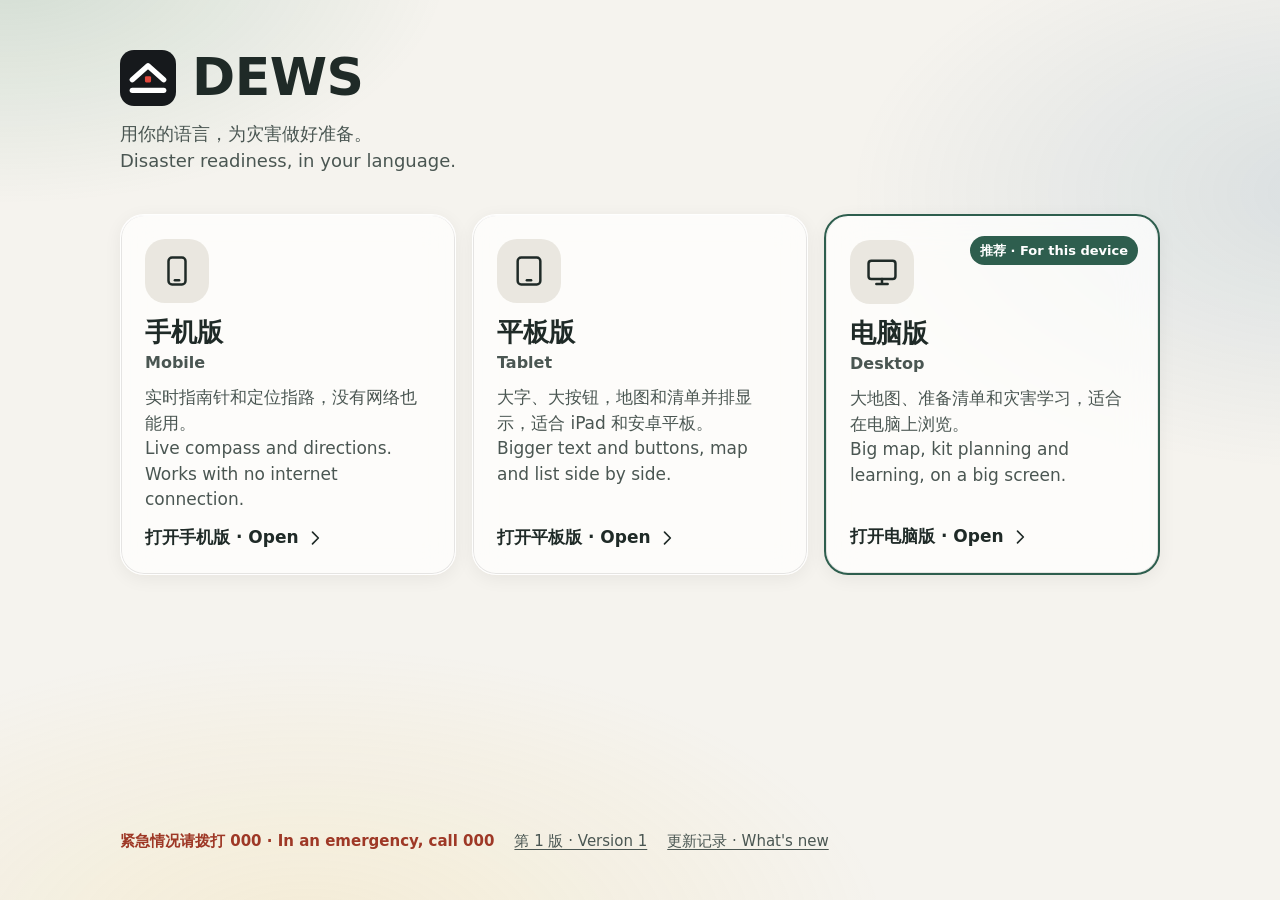
<file: index.html>
<!DOCTYPE html>
<html lang="zh-CN" data-palette="a" data-layout="landing">
<head>
<meta charset="UTF-8">
<meta name="viewport" content="width=device-width, initial-scale=1, viewport-fit=cover">
<title>DEWS — 选择版本 · Choose a version</title>
<meta name="description" content="DEWS — disaster readiness in English and 中文. Mobile, tablet and desktop versions.">
<link rel="manifest" href="manifest.webmanifest">
<link rel="icon" href="icon.svg" type="image/svg+xml">
<link rel="apple-touch-icon" href="icon-192.png">
<link rel="stylesheet" href="app.css">
<style>
  .land{max-width:1080px;margin:0 auto;padding:calc(48px + env(safe-area-inset-top)) 20px 48px;min-height:100vh;display:flex;flex-direction:column}
  .land-head{display:flex;align-items:center;gap:16px}
  .land-head .mark{width:56px;height:56px}
  .land h1{font-size:clamp(2.25rem,6vw,3.25rem);letter-spacing:-.01em}
  .land .tag{font-size:1.125rem;color:var(--ink-2);margin-top:12px;max-width:40ch}
  .choices{display:grid;grid-template-columns:repeat(3,minmax(0,1fr));gap:16px;margin-top:40px}
  .choice{position:relative;display:flex;flex-direction:column;gap:12px;padding:24px;border-radius:var(--r-lg);background:var(--surface);border:1px solid var(--line);min-height:240px;transition:transform .15s}
  .choice:hover{transform:translateY(-2px)}
  .choice .big{width:64px;height:64px;border-radius:20px;display:flex;align-items:center;justify-content:center;background:var(--surface-2)}
  .choice .big .ic{width:34px;height:34px;stroke-width:1.75}
  .choice h2{font-size:1.625rem}
  .choice h2 small{display:block;font-size:1rem;color:var(--ink-2);font-weight:600;margin-top:2px}
  .choice p{color:var(--ink-2)}
  .choice .go-link{margin-top:auto;display:inline-flex;align-items:center;gap:6px;font-weight:700}
  .choice .go-link .ic{width:20px;height:20px}
  .choice.rec{border:2px solid var(--primary)}
  .rec-badge{position:absolute;top:20px;right:20px;background:var(--primary);color:var(--on-primary);font-size:.8125rem;font-weight:700;padding:5px 10px;border-radius:var(--r-pill)}
  .land-foot{margin-top:auto;padding-top:40px;display:flex;flex-wrap:wrap;gap:8px 20px;font-size:.9375rem;color:var(--ink-2)}
  .land-foot a{text-decoration:underline;text-underline-offset:3px}
  .land-foot .em{color:var(--red-text);font-weight:700}
  @media (max-width:860px){ .choices{grid-template-columns:1fr} .choice{min-height:0} }
  @supports ((-webkit-backdrop-filter:blur(1px)) or (backdrop-filter:blur(1px))){
    :root:not([data-glass="off"]) .choice{background:var(--glass);-webkit-backdrop-filter:blur(18px) saturate(160%);backdrop-filter:blur(18px) saturate(160%);border-color:var(--glass-line);box-shadow:inset 0 1px 0 var(--glass-hi),inset 0 0 0 1px var(--glass-edge),0 4px 18px rgba(0,0,0,.06)}
    :root:not([data-glass="off"]) .choice.rec{border:2px solid var(--primary)}
  }
</style>
</head>
<body>
<main class="land">
  <div class="land-head">
    <svg class="mark" viewBox="0 0 64 64" aria-hidden="true"><rect width="64" height="64" rx="16" fill="#16191C"/><path d="M14 34L32 18l18 16" fill="none" stroke="#fff" stroke-width="6" stroke-linecap="round" stroke-linejoin="round"/><path d="M14 46h36" stroke="#fff" stroke-width="6" stroke-linecap="round"/><rect x="28.5" y="30" width="7" height="7" rx="1.5" fill="#E2483D"/></svg>
    <h1>DEWS</h1>
  </div>
  <p class="tag">用你的语言，为灾害做好准备。<br>Disaster readiness, in your language.</p>

  <div class="choices">
    <a class="choice" id="c-mobile" href="mobile/">
      <span class="big"><svg class="ic" viewBox="0 0 24 24" aria-hidden="true"><rect x="6" y="2.5" width="12" height="19" rx="2.5"/><path d="M10.5 18.5h3"/></svg></span>
      <h2>手机版<small>Mobile</small></h2>
      <p>实时指南针和定位指路，没有网络也能用。<br>Live compass and directions. Works with no internet connection.</p>
      <span class="go-link">打开手机版 · Open <svg class="ic" viewBox="0 0 24 24" aria-hidden="true"><path d="M9 5l7 7-7 7"/></svg></span>
    </a>
    <a class="choice" id="c-tablet" href="tablet/">
      <span class="big"><svg class="ic" viewBox="0 0 24 24" aria-hidden="true"><rect x="4" y="2.5" width="16" height="19" rx="2.5"/><path d="M10.5 18.5h3"/></svg></span>
      <h2>平板版<small>Tablet</small></h2>
      <p>大字、大按钮，地图和清单并排显示，适合 iPad 和安卓平板。<br>Bigger text and buttons, map and list side by side.</p>
      <span class="go-link">打开平板版 · Open <svg class="ic" viewBox="0 0 24 24" aria-hidden="true"><path d="M9 5l7 7-7 7"/></svg></span>
    </a>
    <a class="choice" id="c-desktop" href="desktop/">
      <span class="big"><svg class="ic" viewBox="0 0 24 24" aria-hidden="true"><rect x="2.5" y="4" width="19" height="13" rx="2"/><path d="M8 20.5h8M12 17v3.5"/></svg></span>
      <h2>电脑版<small>Desktop</small></h2>
      <p>大地图、准备清单和灾害学习，适合在电脑上浏览。<br>Big map, kit planning and learning, on a big screen.</p>
      <span class="go-link">打开电脑版 · Open <svg class="ic" viewBox="0 0 24 24" aria-hidden="true"><path d="M9 5l7 7-7 7"/></svg></span>
    </a>
  </div>

  <div class="land-foot">
    <span class="em">紧急情况请拨打 000 · In an emergency, call 000</span>
    <a href="v1/">第 1 版 · Version 1</a>
    <a href="https://github.com/LAIKA70/dews-web/blob/main/CHANGELOG.md">更新记录 · What's new</a>
  </div>
</main>
<script>
(function(){
  var coarse = window.matchMedia && matchMedia('(pointer: coarse)').matches, w = Math.min(screen.width, screen.height);
  var ipad = /iPad/.test(navigator.userAgent) || (/Macintosh/.test(navigator.userAgent) && navigator.maxTouchPoints > 1);
  var kind = ipad || (coarse && w >= 600) ? 'tablet' : coarse || window.innerWidth < 760 ? 'mobile' : 'desktop';
  var rec = document.getElementById('c-' + kind);
  rec.classList.add('rec');
  var b = document.createElement('span'); b.className = 'rec-badge'; b.textContent = '推荐 · For this device'; rec.appendChild(b);
  try { var s = JSON.parse(localStorage.getItem('dews2') || 'null'); if (s && s.palette && s.palette !== 'ink') document.documentElement.setAttribute('data-palette', s.palette); } catch (e) {}
  if ('serviceWorker' in navigator) navigator.serviceWorker.register('sw.js').catch(function(){});
})();
</script>
</body>
</html>
</file>
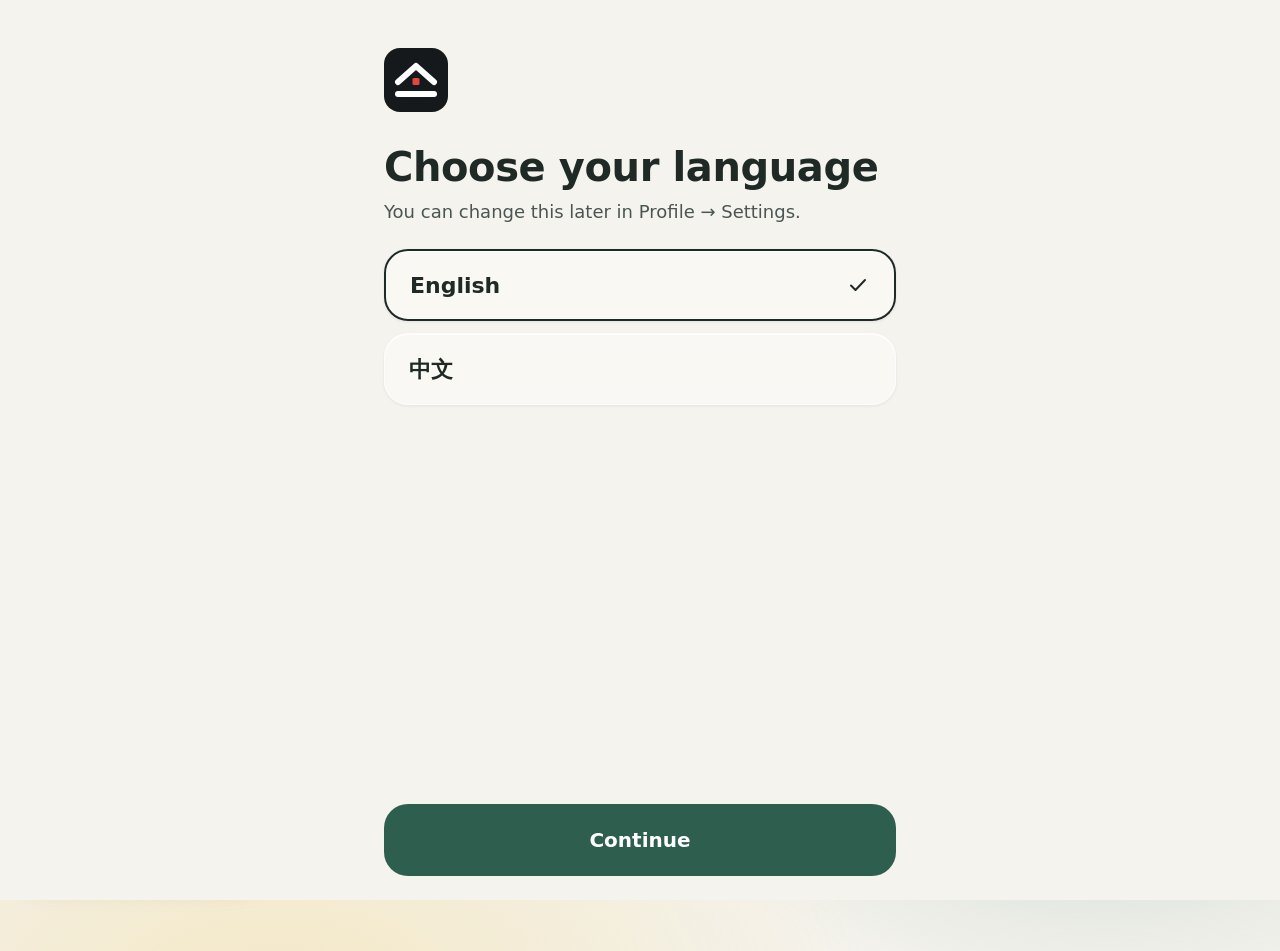
<file: desktop/index.html>
<!DOCTYPE html>
<html lang="en">
<head>
<meta charset="UTF-8">
<meta name="viewport" content="width=device-width, initial-scale=1, viewport-fit=cover">
<title>DEWS — 电脑版 Desktop</title>
<meta name="description" content="DEWS — disaster readiness in English and 中文. Works offline.">
<meta name="theme-color" content="#F3F1EC" media="(prefers-color-scheme: light)">
<meta name="theme-color" content="#0F1113" media="(prefers-color-scheme: dark)">
<link rel="manifest" href="../manifest.webmanifest">
<link rel="icon" href="../icon.svg" type="image/svg+xml">
<link rel="apple-touch-icon" href="../icon-192.png">
<meta name="apple-mobile-web-app-capable" content="yes">
<meta name="apple-mobile-web-app-status-bar-style" content="default">
<link rel="stylesheet" href="../app.css">
</head>
<body>
<div id="app"></div>
<div id="layer"></div>
<noscript><p style="padding:24px">DEWS needs JavaScript. In a life-threatening emergency, call 000.</p></noscript>
<script>window.DEWS_BASE = '../'; window.DEWS_LAYOUT = 'desktop';</script>
<script src="../content.js"></script>
<script src="../nav.js"></script>
<script src="../warnings.js"></script>
<script src="../app.js"></script>
</body>
</html>
</file>
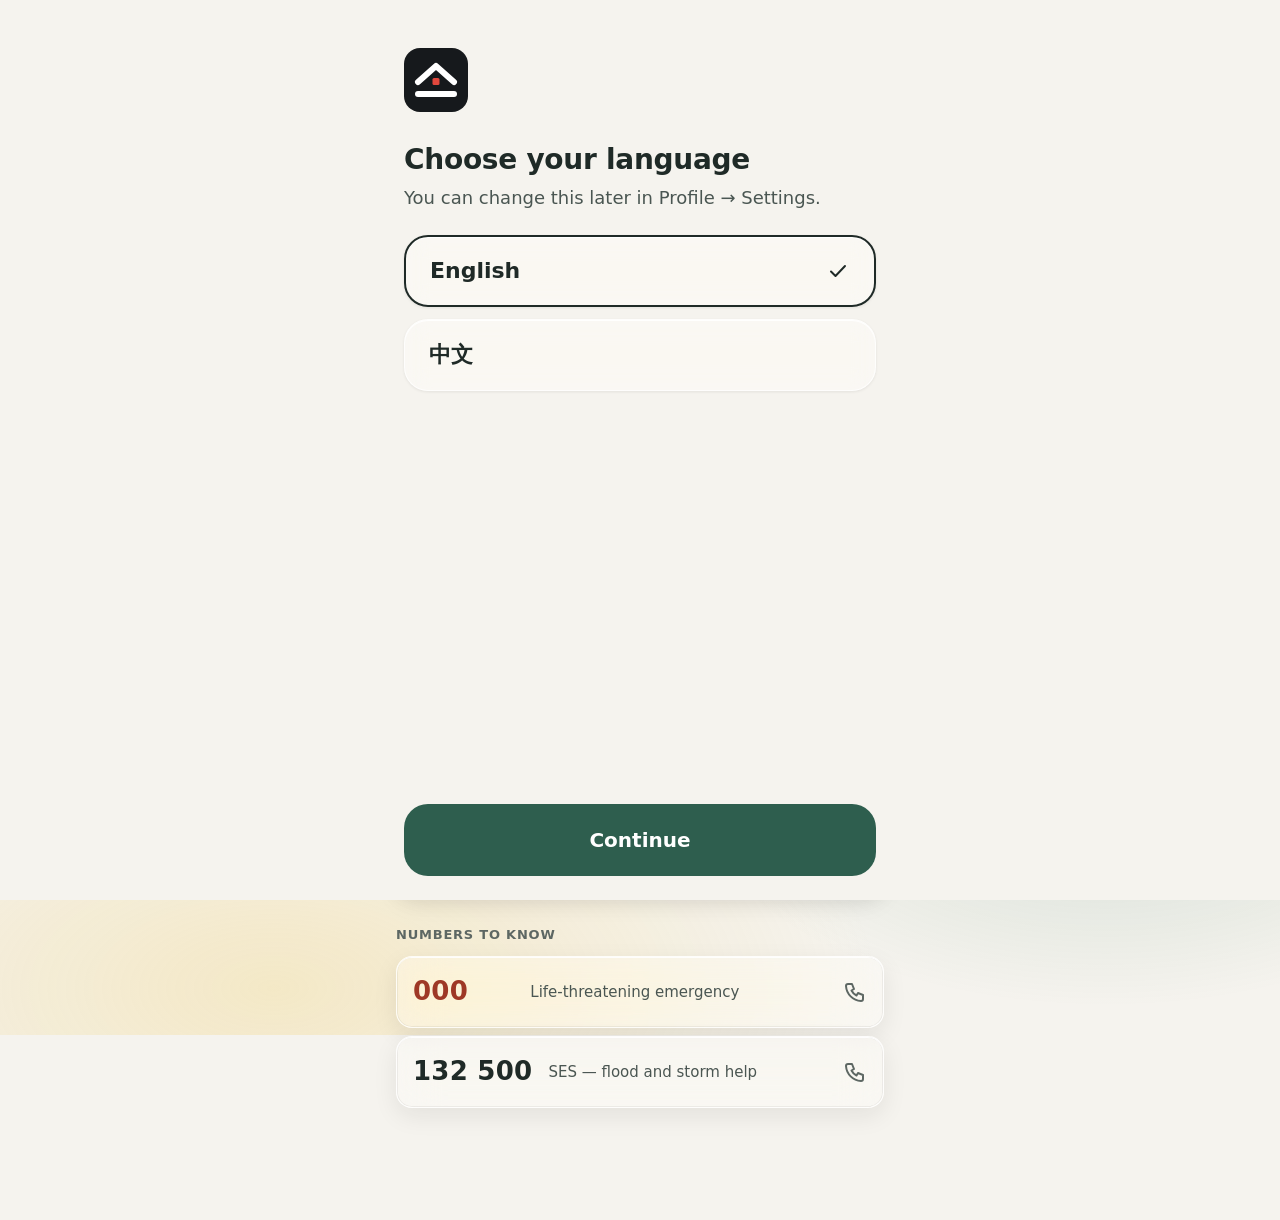
<file: mobile/index.html>
<!DOCTYPE html>
<html lang="en">
<head>
<meta charset="UTF-8">
<meta name="viewport" content="width=device-width, initial-scale=1, viewport-fit=cover">
<title>DEWS — 手机版 Mobile</title>
<meta name="description" content="DEWS — disaster readiness in English and 中文. Works offline.">
<meta name="theme-color" content="#F3F1EC" media="(prefers-color-scheme: light)">
<meta name="theme-color" content="#0F1113" media="(prefers-color-scheme: dark)">
<link rel="manifest" href="../manifest.webmanifest">
<link rel="icon" href="../icon.svg" type="image/svg+xml">
<link rel="apple-touch-icon" href="../icon-192.png">
<meta name="apple-mobile-web-app-capable" content="yes">
<meta name="apple-mobile-web-app-status-bar-style" content="default">
<link rel="stylesheet" href="../app.css">
</head>
<body>
<div id="app"></div>
<div id="layer"></div>
<noscript><p style="padding:24px">DEWS needs JavaScript. In a life-threatening emergency, call 000.</p></noscript>
<script>window.DEWS_BASE = '../'; window.DEWS_LAYOUT = 'mobile';</script>
<script src="../content.js"></script>
<script src="../nav.js"></script>
<script src="../warnings.js"></script>
<script src="../app.js"></script>
</body>
</html>
</file>
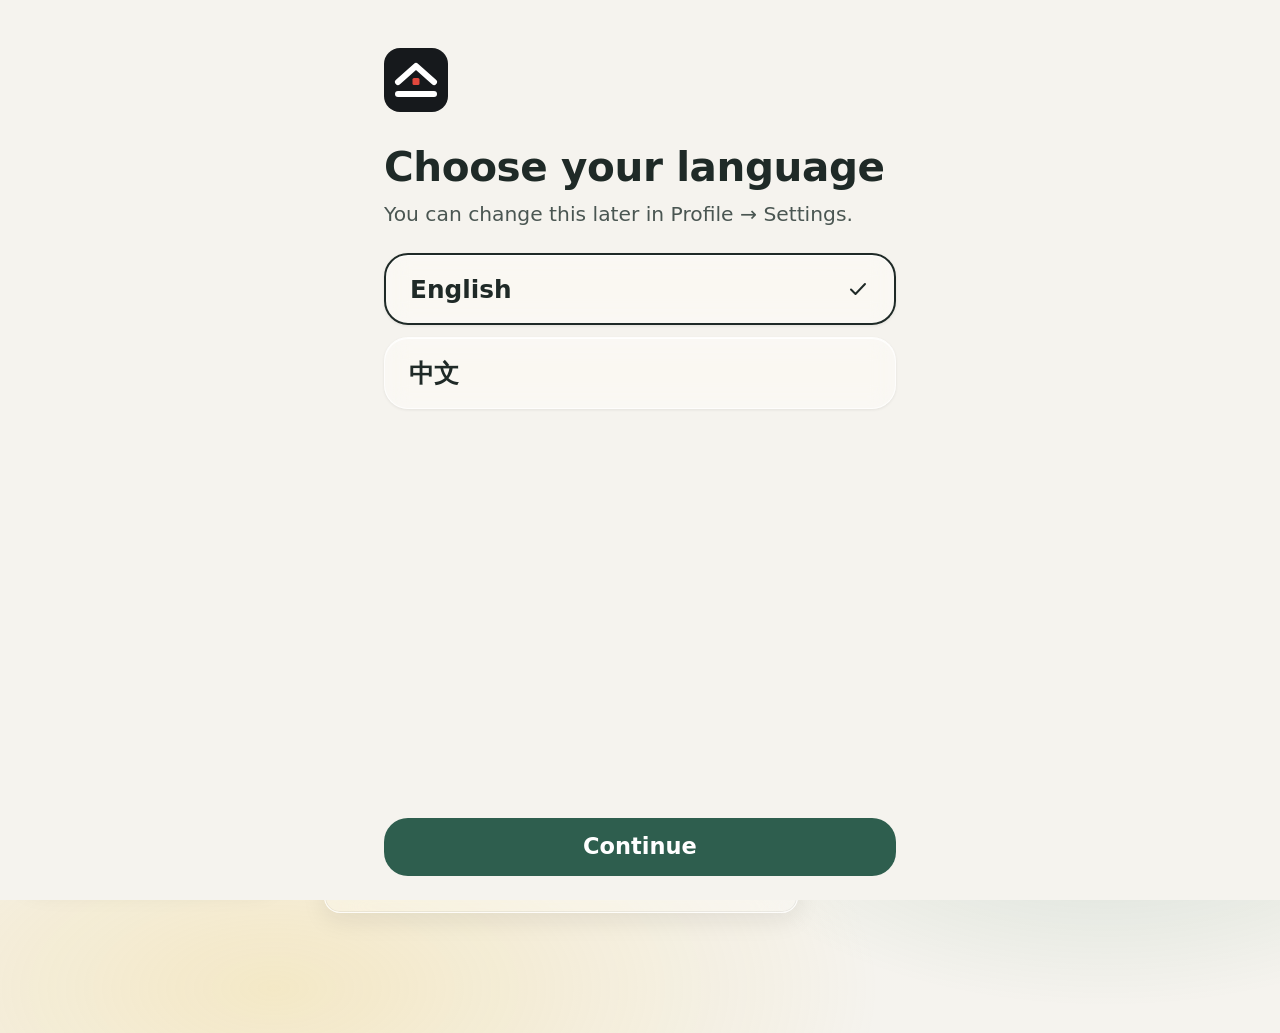
<file: tablet/index.html>
<!DOCTYPE html>
<html lang="en">
<head>
<meta charset="UTF-8">
<meta name="viewport" content="width=device-width, initial-scale=1, viewport-fit=cover">
<title>DEWS — 平板版 Tablet</title>
<meta name="description" content="DEWS — disaster readiness in English and 中文. Works offline.">
<meta name="theme-color" content="#F3F1EC" media="(prefers-color-scheme: light)">
<meta name="theme-color" content="#0F1113" media="(prefers-color-scheme: dark)">
<link rel="manifest" href="../manifest.webmanifest">
<link rel="icon" href="../icon.svg" type="image/svg+xml">
<link rel="apple-touch-icon" href="../icon-192.png">
<meta name="apple-mobile-web-app-capable" content="yes">
<meta name="apple-mobile-web-app-status-bar-style" content="default">
<link rel="stylesheet" href="../app.css">
</head>
<body>
<div id="app"></div>
<div id="layer"></div>
<noscript><p style="padding:24px">DEWS needs JavaScript. In a life-threatening emergency, call 000.</p></noscript>
<script>window.DEWS_BASE = '../'; window.DEWS_LAYOUT = 'tablet';</script>
<script src="../content.js"></script>
<script src="../nav.js"></script>
<script src="../warnings.js"></script>
<script src="../app.js"></script>
</body>
</html>
</file>
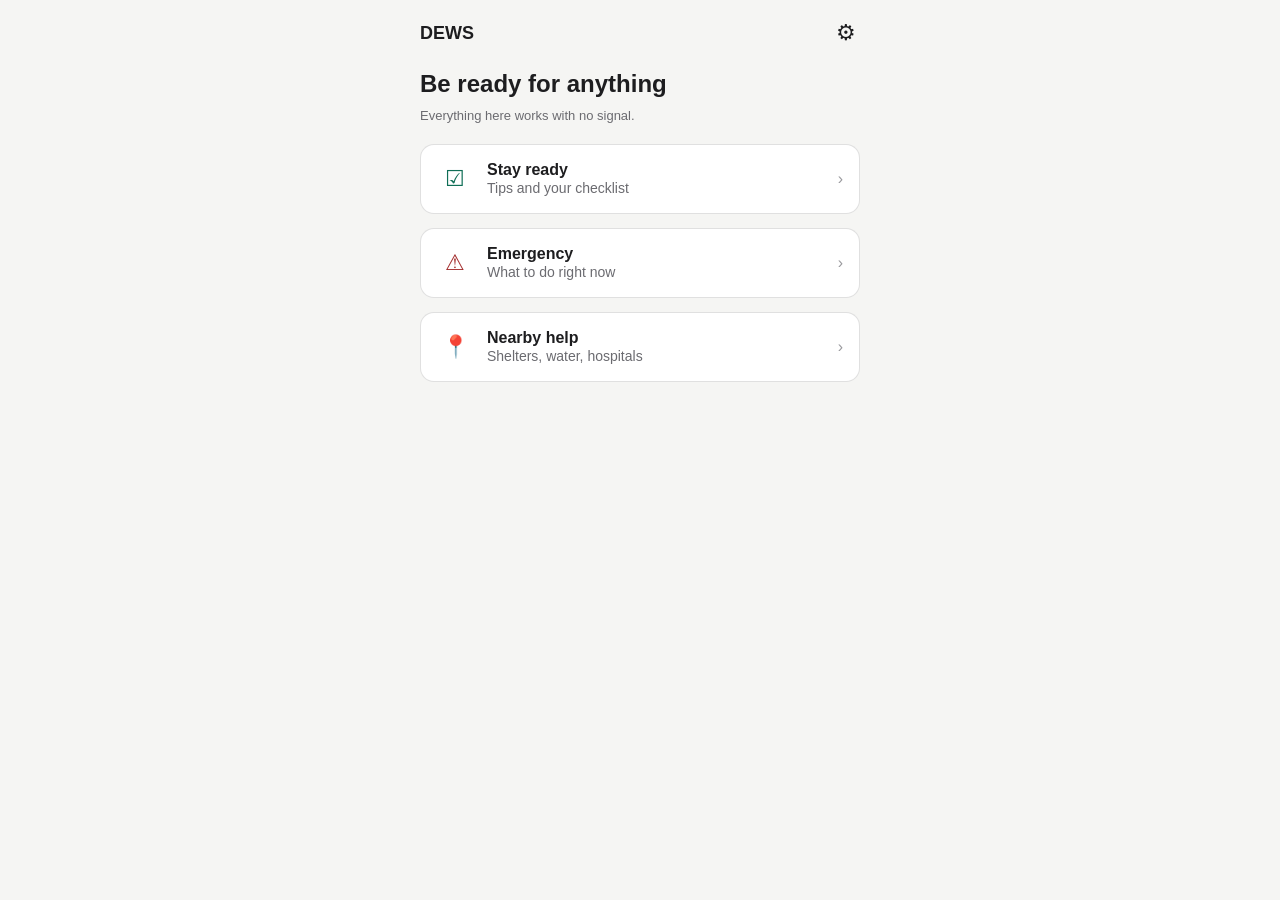
<file: v1/index.html>
<!DOCTYPE html>
<html lang="en">
<head>
<meta charset="UTF-8">
<meta name="viewport" content="width=device-width, initial-scale=1.0">
<title>DEWS — Disaster Early Warning System</title>
<style>
  :root{
    --calm:#0F6E56; --calm-bg:#E1F5EE; --done:#1D9E75;
    --alert:#A32D2D; --amber:#BA7517; --blue:#185FA5;
    --text:#1d1d1f; --text2:#6b6b70; --text3:#9a9a9e;
    --surface:#ffffff; --page:#f5f5f3; --border:rgba(0,0,0,0.12);
  }
  @media (prefers-color-scheme: dark){
    :root{ --text:#f0f0f0; --text2:#b0b0b0; --text3:#808080;
      --surface:#1c1c1e; --page:#000; --border:rgba(255,255,255,0.15);
      --calm-bg:#0d2b23; }
  }
  *{box-sizing:border-box;margin:0;padding:0;-webkit-tap-highlight-color:transparent}
  body{font-family:-apple-system,BlinkMacSystemFont,"Segoe UI",Roboto,sans-serif;
    background:var(--page);color:var(--text);line-height:1.5;
    max-width:480px;margin:0 auto;min-height:100vh;padding-bottom:40px}
  header{display:flex;align-items:center;justify-content:space-between;
    padding:16px 20px;position:sticky;top:0;background:var(--page);z-index:10}
  .brand{font-size:18px;font-weight:600}
  .gear{background:none;border:none;font-size:22px;cursor:pointer;color:var(--text);padding:4px}
  .scr{padding:0 20px;display:none}
  .scr.on{display:block}
  h1{font-size:24px;font-weight:600;margin-bottom:4px}
  .sub{font-size:13px;color:var(--text2);margin-bottom:18px}
  .card{display:flex;align-items:center;gap:14px;width:100%;text-align:left;
    background:var(--surface);border:0.5px solid var(--border);border-radius:14px;
    padding:16px;margin-bottom:14px;cursor:pointer;font-size:inherit;color:inherit}
  .card:active{transform:scale(0.99)}
  .card .ico{font-size:22px;width:36px;text-align:center}
  .card .body{flex:1}
  .card .ttl{font-size:16px;font-weight:600}
  .card .desc{font-size:14px;color:var(--text2)}
  .card .chev{color:var(--text3)}
  .back{background:none;border:none;color:var(--calm);font-size:15px;
    cursor:pointer;padding:8px 0;margin-bottom:8px}
  .tip{background:var(--calm-bg);border-radius:12px;padding:16px;
    display:flex;gap:12px;align-items:flex-start;margin-bottom:8px}
  .tip p{color:var(--calm);font-size:14px;flex:1}
  .tip .x{background:none;border:none;color:var(--calm);font-size:18px;cursor:pointer}
  .tipcount{font-size:12px;color:var(--text3);text-align:center;margin-bottom:18px}
  .panel{border:0.5px solid var(--border);border-radius:12px;padding:16px;margin-bottom:14px}
  .panel h3{font-size:16px;margin-bottom:10px}
  .chk{display:flex;align-items:center;gap:10px;padding:8px 0;cursor:pointer;font-size:15px}
  .chk .box{width:20px;height:20px;border-radius:4px;border:1.5px solid var(--text3);
    display:flex;align-items:center;justify-content:center;flex-shrink:0;color:#fff;font-size:13px}
  .chk.done .box{background:var(--done);border-color:var(--done)}
  .chk.done span{color:var(--text3);text-decoration:line-through}
  .bigbtn{display:flex;align-items:center;gap:10px;width:100%;color:#fff;border:none;
    border-radius:14px;padding:18px;font-size:17px;font-weight:600;cursor:pointer;margin-bottom:12px}
  .estep{background:rgba(186,117,23,0.12);border-left:3px solid var(--amber);
    padding:14px;margin-bottom:8px;border-radius:0}
  .estep b{display:block;font-size:12px;color:var(--amber);margin-bottom:3px}
  .estep span{font-size:15px}
  .place{display:flex;gap:14px;align-items:flex-start;border:0.5px solid var(--border);
    border-radius:12px;padding:14px;margin-bottom:12px}
  .place .ico{font-size:20px;width:28px;text-align:center}
  .place .nm{font-size:16px;font-weight:600}
  .place .dt{font-size:14px;color:var(--text2)}
  .note{font-size:12px;color:var(--text3);text-align:center;margin-top:8px}
  .modal{position:fixed;inset:0;background:rgba(0,0,0,0.45);display:none;
    align-items:flex-end;justify-content:center;z-index:50}
  .modal.on{display:flex}
  .sheet{background:var(--surface);width:100%;max-width:480px;
    border-radius:18px 18px 0 0;padding:20px}
  .sheet h3{font-size:18px;margin-bottom:16px}
  .langrow{display:flex;gap:10px;margin-bottom:16px}
  .langbtn{flex:1;padding:14px;border:0.5px solid var(--border);border-radius:12px;
    background:var(--surface);color:var(--text);font-size:16px;cursor:pointer}
  .langbtn.sel{background:var(--calm);color:#fff;border-color:var(--calm)}
  .donebtn{width:100%;padding:14px;background:var(--calm);color:#fff;border:none;
    border-radius:12px;font-size:16px;cursor:pointer}
</style>
</head>
<body>

<header>
  <span class="brand">DEWS</span>
  <button class="gear" onclick="openSettings()" aria-label="settings">&#9881;</button>
</header>

<div class="scr on" id="dashboard">
  <h1 data-en="Be ready for anything" data-zh="为任何情况做好准备">Be ready for anything</h1>
  <p class="sub" data-en="Everything here works with no signal." data-zh="这里的一切都无需信号即可使用。">Everything here works with no signal.</p>

  <button class="card" onclick="go('stay')">
    <span class="ico" style="color:var(--calm)">&#9745;</span>
    <span class="body">
      <span class="ttl" data-en="Stay ready" data-zh="保持准备">Stay ready</span><br>
      <span class="desc" data-en="Tips and your checklist" data-zh="贴士和你的清单">Tips and your checklist</span>
    </span>
    <span class="chev">&rsaquo;</span>
  </button>

  <button class="card" onclick="go('emergency')">
    <span class="ico" style="color:var(--alert)">&#9888;</span>
    <span class="body">
      <span class="ttl" data-en="Emergency" data-zh="紧急情况">Emergency</span><br>
      <span class="desc" data-en="What to do right now" data-zh="现在该怎么做">What to do right now</span>
    </span>
    <span class="chev">&rsaquo;</span>
  </button>

  <button class="card" onclick="go('nearby')">
    <span class="ico" style="color:var(--amber)">&#128205;</span>
    <span class="body">
      <span class="ttl" data-en="Nearby help" data-zh="附近的帮助">Nearby help</span><br>
      <span class="desc" data-en="Shelters, water, hospitals" data-zh="避难所、水、医院">Shelters, water, hospitals</span>
    </span>
    <span class="chev">&rsaquo;</span>
  </button>
</div>

<div class="scr" id="stay">
  <button class="back" onclick="go('dashboard')">&lsaquo; <span data-en="Back" data-zh="返回">Back</span></button>
  <div class="tip">
    <p id="tiptext"></p>
    <button class="x" onclick="nextTip()">&times;</button>
  </div>
  <p class="tipcount" id="tipcount"></p>
  <div class="panel">
    <h3 data-en="Readiness checklist" data-zh="准备清单">Readiness checklist</h3>
    <div id="checklist"></div>
  </div>
</div>

<div class="scr" id="emergency">
  <button class="back" onclick="go('dashboard')">&lsaquo; <span data-en="Back" data-zh="返回">Back</span></button>
  <h1 data-en="What's happening?" data-zh="发生了什么？">What's happening?</h1>
  <p class="sub" data-en="Tap one. Large buttons, no menus." data-zh="点击一个。大按钮，无菜单。">Tap one. Large buttons, no menus.</p>
  <button class="bigbtn" style="background:var(--alert)" onclick="showSteps('quake')">&#9889; <span data-en="Earthquake" data-zh="地震">Earthquake</span></button>
  <button class="bigbtn" style="background:var(--blue)" onclick="showSteps('flood')">&#128167; <span data-en="Flood" data-zh="洪水">Flood</span></button>
  <button class="bigbtn" style="background:var(--amber)" onclick="showSteps('fire')">&#128293; <span data-en="Wildfire" data-zh="野火">Wildfire</span></button>
  <div id="steps"></div>
</div>

<div class="scr" id="nearby">
  <button class="back" onclick="go('dashboard')">&lsaquo; <span data-en="Back" data-zh="返回">Back</span></button>
  <h1 data-en="Nearby help" data-zh="附近的帮助">Nearby help</h1>
  <p class="sub" data-en="Saved offline · works without data." data-zh="已离线保存 · 无需数据即可使用。">Saved offline · works without data.</p>
  <div id="places"></div>
  <p class="note" data-en="Map view coming soon." data-zh="地图视图即将推出。">Map view coming soon.</p>
</div>

<div class="modal" id="settings">
  <div class="sheet">
    <h3 data-en="Language" data-zh="语言">Language</h3>
    <div class="langrow">
      <button class="langbtn" id="lang-en" onclick="setLang('en')">English</button>
      <button class="langbtn" id="lang-zh" onclick="setLang('zh')">中文</button>
    </div>
    <button class="donebtn" onclick="closeSettings()" data-en="Done" data-zh="完成">Done</button>
  </div>
</div>

<script>
var lang = localStorage.getItem('dews-lang') || 'en';
var tipIndex = parseInt(localStorage.getItem('dews-tip') || '0');
var checks = JSON.parse(localStorage.getItem('dews-checks') || 'null');

var tips = {
  en: [
    "Keep shoes by your bed. Earthquakes scatter broken glass, and you'll move faster if your feet are protected.",
    "Store water in advance: aim for 4 litres per person per day, enough for three days.",
    "Pick a family meeting point outside your home, in case you can't get back inside.",
    "Charge a power bank weekly. In an outage, a phone is your link to help and information."
  ],
  zh: [
    "在床边放一双鞋。地震会让玻璃碎片散落一地，保护好双脚你就能更快行动。",
    "提前储水：每人每天约 4 升，足够三天使用。",
    "在家外面选一个家庭集合点，以防你无法回到屋内。",
    "每周给充电宝充电。停电时，手机是你联系求助和获取信息的纽带。"
  ]
};

var checklist = [
  {en:"Set emergency contacts", zh:"设置紧急联系人"},
  {en:"Choose a meeting point", zh:"选择集合地点"},
  {en:"Pack a go-bag", zh:"准备应急包"}
];
if(!checks) checks = [false,false,false];

var steps = {
  quake:{ en:[["Step 1 · now","Drop to the ground before it knocks you down."],["Step 2","Cover your head and neck under a sturdy table."],["Step 3","Hold on until the shaking fully stops."]],
          zh:[["第 1 步 · 立即","在被震倒前主动趴下。"],["第 2 步","在坚固的桌子下护住头和颈部。"],["第 3 步","抓牢，直到摇晃完全停止。"]] },
  flood:{ en:[["Step 1 · now","Move to higher ground immediately."],["Step 2","Never walk or drive through moving water."],["Step 3","Avoid downed power lines and report them."]],
          zh:[["第 1 步 · 立即","立刻转移到高地。"],["第 2 步","切勿涉水或驾车穿过流动的水。"],["第 3 步","远离倒下的电线并上报。"]] },
  fire:{ en:[["Step 1 · now","Leave early. Don't wait to see the fire."],["Step 2","Cover nose and mouth to reduce smoke inhalation."],["Step 3","Follow official evacuation routes only."]],
         zh:[["第 1 步 · 立即","尽早撤离。不要等到看见火才走。"],["第 2 步","捂住口鼻，减少吸入烟雾。"],["第 3 步","只走官方撤离路线。"]] }
};

var places = [
  {ico:"&#127968;",col:"var(--calm)", en:["Riverside Community Hall","Shelter · 400m north · enter from Oak St"], zh:["河滨社区中心","避难所 · 向北 400 米 · 从橡树街进入"]},
  {ico:"&#10010;",col:"var(--alert)", en:["Central Hospital","Hospital · 1.2km east · 24-hour A&E"], zh:["中心医院","医院 · 向东 1.2 公里 · 24 小时急诊"]},
  {ico:"&#128167;",col:"var(--blue)", en:["Park water point","Water · 600m south · standpipe near gate"], zh:["公园供水点","供水 · 向南 600 米 · 大门附近的水龙头"]},
  {ico:"&#9889;",col:"var(--amber)", en:["Library charging station","Power · 800m west · open 9am-6pm"], zh:["图书馆充电站","电力 · 向西 800 米 · 上午9点至下午6点开放"]}
];

function go(id){
  document.querySelectorAll('.scr').forEach(function(s){s.classList.remove('on')});
  document.getElementById(id).classList.add('on');
  window.scrollTo(0,0);
}
function applyLang(){
  document.querySelectorAll('[data-en]').forEach(function(el){
    el.textContent = el.getAttribute('data-'+lang);
  });
  document.getElementById('lang-en').classList.toggle('sel', lang==='en');
  document.getElementById('lang-zh').classList.toggle('sel', lang==='zh');
  renderTip(); renderChecklist(); renderPlaces();
  document.documentElement.lang = lang==='zh'?'zh':'en';
}
function renderTip(){
  document.getElementById('tiptext').textContent = tips[lang][tipIndex];
  var label = lang==='en' ? ('Tip '+(tipIndex+1)+' of '+tips.en.length+' · dismissed tips are saved')
                          : ('第 '+(tipIndex+1)+' / '+tips.zh.length+' 条 · 已关闭的贴士会被保存');
  document.getElementById('tipcount').textContent = label;
}
function nextTip(){
  tipIndex = (tipIndex+1) % tips[lang].length;
  localStorage.setItem('dews-tip', tipIndex);
  renderTip();
}
function renderChecklist(){
  var html='';
  checklist.forEach(function(item,i){
    html += '<div class="chk'+(checks[i]?' done':'')+'" onclick="toggleCheck('+i+')">'
          + '<span class="box">'+(checks[i]?'&#10003;':'')+'</span><span>'+item[lang]+'</span></div>';
  });
  document.getElementById('checklist').innerHTML = html;
}
function toggleCheck(i){
  checks[i] = !checks[i];
  localStorage.setItem('dews-checks', JSON.stringify(checks));
  renderChecklist();
}
function showSteps(key){
  var html='';
  steps[key][lang].forEach(function(line){
    html += '<div class="estep"><b>'+line[0]+'</b><span>'+line[1]+'</span></div>';
  });
  document.getElementById('steps').innerHTML = html;
}
function renderPlaces(){
  var html='';
  places.forEach(function(p){
    html += '<div class="place"><span class="ico" style="color:'+p.col+'">'+p.ico+'</span>'
          + '<div><div class="nm">'+p[lang][0]+'</div><div class="dt">'+p[lang][1]+'</div></div></div>';
  });
  document.getElementById('places').innerHTML = html;
}
function openSettings(){ document.getElementById('settings').classList.add('on'); }
function closeSettings(){ document.getElementById('settings').classList.remove('on'); }
function setLang(l){
  lang = l;
  localStorage.setItem('dews-lang', l);
  applyLang();
}
applyLang();
</script>
</body>
</html>
</file>
<file: app.css>
/* DEWS styles — shared by the mobile and desktop versions. */
/* ===== DEWS v2 tokens ===== */
:root{
  --bg:#F3F1EC; --surface:#FFFFFF; --surface-2:#E8E5DE; --line:#D6D2C8;
  --ink:#16191C; --ink-2:#464B52; --ink-3:#62676E;
  --primary:#16191C; --on-primary:#FFFFFF;
  --red:#C42B21; --red-text:#A8231B; --on-red:#FFFFFF; --red-soft:#F7E1DD;
  --orange:#F07C1F; --orange-text:#A84E0A; --on-orange:#16191C;
  --yellow:#F5CF2E; --on-yellow:#16191C;
  --green:#1C7A4A; --green-text:#176A40; --on-green:#FFFFFF; --green-soft:#DCEFE3;
  --blue:#1F5FAD; --on-blue:#FFFFFF;
  --focus:#1F5FAD;
  --scrim:rgba(10,12,14,.55);
  --glass:rgba(255,255,255,.72); --glass-line:rgba(255,255,255,.75); --glass-edge:rgba(22,25,28,.10); --glass-hi:rgba(255,255,255,.9); --glass-shadow:0 10px 30px rgba(22,25,28,.14);
  --r-sm:10px; --r-md:16px; --r-lg:24px; --r-pill:999px;
  --s1:4px; --s2:8px; --s3:12px; --s4:16px; --s5:24px; --s6:32px; --s7:48px;
  --tap:56px; --tap-lg:72px;
  --font:system-ui,-apple-system,"Segoe UI",Roboto,"PingFang SC","Hiragino Sans GB","Noto Sans CJK SC","Noto Sans SC","Microsoft YaHei",sans-serif;
  color-scheme:light;
}
@media (prefers-color-scheme: dark){
  :root:not([data-theme="light"]){
    --bg:#0F1113; --surface:#181B1E; --surface-2:#22262A; --line:#30353A;
    --ink:#F1EFEA; --ink-2:#BEC2C7; --ink-3:#959AA0;
    --primary:#F1EFEA; --on-primary:#0F1113;
    --red:#C9362B; --red-text:#FF8478; --red-soft:#3A1A17;
    --orange-text:#F59A4A; --green:#1C7A4A; --green-text:#5BCB8E; --green-soft:#16301F;
    --blue:#2A6CC0; --focus:#7FB0FF; --scrim:rgba(0,0,0,.7);
    --glass:rgba(30,33,37,.74); --glass-line:rgba(255,255,255,.12); --glass-edge:rgba(0,0,0,.4); --glass-hi:rgba(255,255,255,.10); --glass-shadow:0 10px 30px rgba(0,0,0,.45);
    color-scheme:dark;
  }
}
:root[data-theme="dark"]{
  --bg:#0F1113; --surface:#181B1E; --surface-2:#22262A; --line:#30353A;
  --ink:#F1EFEA; --ink-2:#BEC2C7; --ink-3:#959AA0;
  --primary:#F1EFEA; --on-primary:#0F1113;
  --red:#C9362B; --red-text:#FF8478; --red-soft:#3A1A17;
  --orange-text:#F59A4A; --green:#1C7A4A; --green-text:#5BCB8E; --green-soft:#16301F;
  --blue:#2A6CC0; --focus:#7FB0FF; --scrim:rgba(0,0,0,.7);
  --glass:rgba(30,33,37,.74); --glass-line:rgba(255,255,255,.12); --glass-edge:rgba(0,0,0,.4); --glass-hi:rgba(255,255,255,.10); --glass-shadow:0 10px 30px rgba(0,0,0,.45);
  color-scheme:dark;
}
body.em::before{content:"";position:fixed;top:0;left:0;right:0;height:4px;background:var(--red);z-index:60}
/* ===== trial palettes (A Eucalypt, B Harbour, C Okabe–Ito) ===== */
:root[data-palette="a"]{--bg:#F5F3EE; --surface:#FFFFFF; --surface-2:#EAE7E0; --line:#D9D4CA; --ink:#1F2A27; --ink-2:#4A5652; --ink-3:#5D6763; --primary:#2E5E4E; --on-primary:#FFFFFF; --red:#B4432F; --red-text:#9E3826; --red-soft:#F6E3DE; --orange:#E58A3A; --orange-text:#94501A; --yellow:#F2CB57; --green:#2F7A55; --green-text:#276848; --green-soft:#DFEEE5; --blue:#2F6690; --focus:#2F6690;}
@media (prefers-color-scheme: dark){:root[data-palette="a"]:not([data-theme="light"]){--bg:#121715; --surface:#1A201E; --surface-2:#232A27; --line:#313936; --ink:#EEF0EC; --ink-2:#B9C0BC; --ink-3:#8F9893; --primary:#9CC9B4; --on-primary:#10251C; --red:#B84733; --red-text:#F19A88; --red-soft:#3A1E19; --orange:#E58A3A; --orange-text:#F0A766; --yellow:#F2CB57; --green:#2F7A55; --green-text:#7CC9A0; --green-soft:#1A2E24; --blue:#4A86B8; --focus:#9CC9B4;}}
:root[data-palette="a"][data-theme="dark"]{--bg:#121715; --surface:#1A201E; --surface-2:#232A27; --line:#313936; --ink:#EEF0EC; --ink-2:#B9C0BC; --ink-3:#8F9893; --primary:#9CC9B4; --on-primary:#10251C; --red:#B84733; --red-text:#F19A88; --red-soft:#3A1E19; --orange:#E58A3A; --orange-text:#F0A766; --yellow:#F2CB57; --green:#2F7A55; --green-text:#7CC9A0; --green-soft:#1A2E24; --blue:#4A86B8; --focus:#9CC9B4;}
:root[data-palette="b"]{--bg:#F3F5F7; --surface:#FFFFFF; --surface-2:#E6EAEE; --line:#D3D9DF; --ink:#17212B; --ink-2:#45515D; --ink-3:#5D6975; --primary:#1F4E79; --on-primary:#FFFFFF; --red:#BC463C; --red-text:#A23A31; --red-soft:#F7E2DF; --orange:#EC8B3B; --orange-text:#985017; --yellow:#F3CD4F; --green:#1F7A6E; --green-text:#186A5F; --green-soft:#DCEFEC; --blue:#1F5FAD; --focus:#1F5FAD;}
@media (prefers-color-scheme: dark){:root[data-palette="b"]:not([data-theme="light"]){--bg:#0F151B; --surface:#172029; --surface-2:#202B35; --line:#2E3A46; --ink:#EDF1F5; --ink-2:#B6C0CA; --ink-3:#8C98A4; --primary:#8FB8E0; --on-primary:#0D2236; --red:#B4433A; --red-text:#F4998D; --red-soft:#36201E; --orange:#EC8B3B; --orange-text:#F2A462; --yellow:#F3CD4F; --green:#1F7A6E; --green-text:#6FCDBF; --green-soft:#14302C; --blue:#4F8ED6; --focus:#8FB8E0;}}
:root[data-palette="b"][data-theme="dark"]{--bg:#0F151B; --surface:#172029; --surface-2:#202B35; --line:#2E3A46; --ink:#EDF1F5; --ink-2:#B6C0CA; --ink-3:#8C98A4; --primary:#8FB8E0; --on-primary:#0D2236; --red:#B4433A; --red-text:#F4998D; --red-soft:#36201E; --orange:#EC8B3B; --orange-text:#F2A462; --yellow:#F3CD4F; --green:#1F7A6E; --green-text:#6FCDBF; --green-soft:#14302C; --blue:#4F8ED6; --focus:#8FB8E0;}
:root[data-palette="c"]{--bg:#F7F7F5; --surface:#FFFFFF; --surface-2:#ECECE8; --line:#D8D8D2; --ink:#1A1A1A; --ink-2:#4A4A4A; --ink-3:#646464; --primary:#0068A3; --on-primary:#FFFFFF; --red:#B34A00; --red-text:#A04200; --red-soft:#F8E5D8; --orange:#E69F00; --orange-text:#8A5F00; --yellow:#F0E442; --green:#007A5E; --green-text:#006B52; --green-soft:#D9F0E8; --blue:#0068A3; --focus:#0068A3;}
@media (prefers-color-scheme: dark){:root[data-palette="c"]:not([data-theme="light"]){--bg:#121212; --surface:#1C1C1C; --surface-2:#262626; --line:#333333; --ink:#EDEDED; --ink-2:#BDBDBD; --ink-3:#949494; --primary:#56B4E9; --on-primary:#06202E; --red:#B34A00; --red-text:#FF9C5E; --red-soft:#33200F; --orange:#E69F00; --orange-text:#F2B84B; --yellow:#F0E442; --green:#007A5E; --green-text:#4FD1A5; --green-soft:#10291F; --blue:#56B4E9; --focus:#56B4E9;}}
:root[data-palette="c"][data-theme="dark"]{--bg:#121212; --surface:#1C1C1C; --surface-2:#262626; --line:#333333; --ink:#EDEDED; --ink-2:#BDBDBD; --ink-3:#949494; --primary:#56B4E9; --on-primary:#06202E; --red:#B34A00; --red-text:#FF9C5E; --red-soft:#33200F; --orange:#E69F00; --orange-text:#F2B84B; --yellow:#F0E442; --green:#007A5E; --green-text:#4FD1A5; --green-soft:#10291F; --blue:#56B4E9; --focus:#56B4E9;}
:root[data-size="lg"]{ font-size:118.75%; }
:root[data-size="xl"]{ font-size:137.5%; }

/* ===== base ===== */
*{box-sizing:border-box;margin:0;padding:0;-webkit-tap-highlight-color:transparent}
html{background:var(--bg);-webkit-text-size-adjust:100%;overflow-x:clip}
body{overflow-x:clip}
body{font-family:var(--font);background:var(--bg);color:var(--ink);font-size:1.0625rem;line-height:1.5;
  min-height:100vh;min-height:100dvh;font-variant-numeric:tabular-nums}
a{color:inherit;text-decoration:none}
button,input,textarea{font:inherit;color:inherit}
button{background:none;border:0;cursor:pointer}
:focus-visible{outline:3px solid var(--focus);outline-offset:2px;border-radius:6px}
.ic{width:24px;height:24px;flex:none;fill:none;stroke:currentColor;stroke-width:2;stroke-linecap:round;stroke-linejoin:round}
.ic.lg{width:32px;height:32px}
.ic.xl{width:48px;height:48px;stroke-width:1.75}
.wrap{max-width:520px;margin:0 auto;padding:0 var(--s4) calc(112px + env(safe-area-inset-bottom))}
body.em .wrap{padding-bottom:calc(120px + env(safe-area-inset-bottom))}
.grow{flex:1;min-width:0}
#main:focus{outline:none}
.sr{position:absolute;width:1px;height:1px;overflow:hidden;clip:rect(0 0 0 0)}

/* ===== top bar ===== */
.top{position:sticky;top:0;z-index:20;background:var(--bg);display:flex;align-items:center;gap:var(--s3);
  max-width:520px;margin:0 auto;padding:calc(var(--s3) + env(safe-area-inset-top)) var(--s4) var(--s3)}
.brand{font-weight:800;font-size:1.25rem;letter-spacing:.06em}
.chip{display:inline-flex;align-items:center;gap:4px;font-size:.75rem;font-weight:600;line-height:1;
  padding:6px 9px;border-radius:var(--r-pill);background:var(--surface-2);color:var(--ink-2);white-space:nowrap}
.chip .ic{width:14px;height:14px;stroke-width:2.5}
.chip.ok{background:var(--green-soft);color:var(--green-text)}
.chip.sample{background:transparent;border:1.5px dashed currentColor;padding:4px 8px}
.top .sp{flex:1}
.top .brand,.top .sosbtn,.top .iconbtn{flex-shrink:0}
.top .chip{min-width:0;flex-shrink:1;overflow:hidden}
.chip .ell{min-width:0;overflow:hidden;text-overflow:ellipsis}
@media (max-width:380px){ .top{gap:6px;padding-left:12px;padding-right:12px} .top .brand{letter-spacing:.02em} .top .chip{padding:6px 7px} .top .sosbtn{padding:0 12px 0 8px;gap:4px} }
.sosbtn{white-space:nowrap}
.sosbtn{display:inline-flex;align-items:center;gap:6px;height:40px;padding:0 14px 0 10px;border-radius:var(--r-pill);
  background:var(--red);color:var(--on-red);font-weight:700;font-size:.9375rem}
.sosbtn .ic{width:20px;height:20px}
.iconbtn{display:inline-flex;align-items:center;justify-content:center;gap:6px;min-width:44px;height:44px;border-radius:var(--r-pill);font-weight:600}
.em-label{font-weight:700;font-size:.875rem;letter-spacing:.08em;text-transform:uppercase;color:var(--red-text)}

/* ===== tabs ===== */
.tabs{position:fixed;left:12px;right:12px;bottom:calc(10px + env(safe-area-inset-bottom));z-index:30;max-width:496px;margin:0 auto;border-radius:30px;background:var(--surface);border:1px solid var(--line)}
.tabs-in{display:grid;grid-template-columns:repeat(4,1fr);padding:4px}
.tabs a{display:flex;flex-direction:column;align-items:center;gap:2px;padding:8px 0 6px;font-size:.75rem;font-weight:600;color:var(--ink-3);border-radius:24px}
.tabs a.on{color:var(--ink);background:var(--glass-edge)}
.tabs a.on .ic{stroke-width:2.5}
body.em .tabs{display:none}

/* ===== type ===== */
h1{font-size:2rem;line-height:1.15;font-weight:800;letter-spacing:-.01em}
h2{font-size:1.1875rem;line-height:1.35;font-weight:700}
.eyebrow,.label{font-size:.8125rem;font-weight:700;letter-spacing:.06em;text-transform:uppercase;color:var(--ink-3)}
:lang(zh) .eyebrow,:lang(zh) .label{letter-spacing:.02em}
.label{margin:var(--s6) 0 var(--s3)}
.sub{color:var(--ink-2);margin-top:var(--s2)}
.small{font-size:.875rem;color:var(--ink-2)}
.page-head{padding:var(--s3) 0 var(--s4)}
.page-head .eyebrow{margin-bottom:var(--s2)}

/* ===== cards & rows ===== */
.card{background:var(--surface);border:1px solid var(--line);border-radius:var(--r-md);padding:var(--s4)}
.stack>*+*{margin-top:var(--s3)}
.row{display:flex;align-items:center;gap:var(--s3)}
.row .grow{flex:1;min-width:0}
.between{display:flex;align-items:baseline;justify-content:space-between;gap:var(--s3)}
.link-row{display:flex;align-items:center;gap:var(--s3);min-height:var(--tap);padding:var(--s3) var(--s4);
  background:var(--surface);border:1px solid var(--line);border-radius:var(--r-md)}
.link-row .t{font-weight:650}
.link-row .d{font-size:.875rem;color:var(--ink-2)}
.link-row .chev{color:var(--ink-3)}
.badge{width:44px;height:44px;border-radius:12px;display:flex;align-items:center;justify-content:center;background:var(--surface-2);color:var(--ink);flex:none}

/* ===== buttons ===== */
.btn{display:flex;align-items:center;justify-content:center;gap:var(--s2);width:100%;min-height:var(--tap);
  padding:var(--s3) var(--s4);border-radius:var(--r-md);font-weight:700;font-size:1.0625rem;text-align:center}
.btn-primary{background:var(--primary);color:var(--on-primary)}
.btn-red{background:var(--red);color:var(--on-red)}
.btn-green{background:var(--green);color:var(--on-green)}
.btn-line{border:1.5px solid var(--line);background:var(--surface)}
.btn-ghost{color:var(--ink-2);font-weight:600;min-height:44px}
.btn-lg{min-height:var(--tap-lg);font-size:1.25rem;border-radius:var(--r-lg)}

/* ===== alert card ===== */
.alert{display:block;border-radius:var(--r-lg);overflow:hidden;border:1px solid var(--line);background:var(--surface)}
.alert-band{display:flex;align-items:center;gap:var(--s2);padding:var(--s3) var(--s4);font-weight:800;font-size:1rem}
.alert-band .chip{margin-left:auto;color:inherit}
.lv-emergency .alert-band{background:var(--red);color:var(--on-red)}
.lv-watch .alert-band{background:var(--orange);color:var(--on-orange)}
.lv-advice .alert-band{background:var(--yellow);color:var(--on-yellow)}
.alert-body{padding:var(--s4)}
.alert-act{font-size:1.75rem;font-weight:800;line-height:1.2}
.alert-meta{color:var(--ink-2);font-size:.9375rem;margin-top:var(--s1)}
.alert.none .alert-body{display:flex;gap:var(--s3);align-items:flex-start}
.alert.none .ic{color:var(--green-text);margin-top:2px}
.meter{display:grid;grid-template-columns:repeat(3,1fr);gap:4px;margin-top:var(--s4)}
.meter i{height:8px;border-radius:4px;background:var(--surface-2)}
.meter i.f1{background:var(--yellow)} .meter i.f2{background:var(--orange)} .meter i.f3{background:var(--red)}
.meter-l{display:grid;grid-template-columns:repeat(3,1fr);gap:4px;margin-top:6px;font-size:.6875rem;font-weight:600;color:var(--ink-3)}
.meter-l span.on{color:var(--ink)}
.textlink{display:inline-flex;align-items:center;gap:4px;font-weight:650;margin-top:var(--s3);min-height:44px}
.textlink .ic{width:18px;height:18px}

/* ===== big emergency entry ===== */
.em-entry{display:flex;align-items:center;gap:var(--s4);margin-top:var(--s4);padding:var(--s4) var(--s5);min-height:96px;
  background:var(--red);color:var(--on-red);border-radius:var(--r-lg)}
.em-entry b{display:block;font-size:1.375rem;line-height:1.25}
.em-entry span{display:block;font-size:.9375rem;opacity:.92;margin-top:2px}

/* ===== readiness ===== */
.ready-num{font-size:2.25rem;font-weight:800;line-height:1}
.ready-num small{font-size:1rem;color:var(--ink-3);font-weight:700}
.segs{display:grid;grid-template-columns:repeat(4,1fr);gap:6px;margin-top:var(--s4)}
.seg i{display:block;height:10px;border-radius:5px;background:var(--surface-2)}
.seg.on i{background:var(--green)}
.seg span{display:block;font-size:.75rem;font-weight:600;color:var(--ink-3);margin-top:6px}
.seg.on span{color:var(--ink)}
.next{display:flex;align-items:center;gap:var(--s3);margin-top:var(--s4);padding-top:var(--s3);border-top:1px solid var(--line);min-height:var(--tap)}
.next .grow{font-weight:650}
.next .eyebrow{display:block;margin-bottom:2px}

/* ===== numbers ===== */
.num{display:flex;align-items:center;gap:var(--s4);min-height:var(--tap-lg);padding:var(--s3) var(--s4);background:var(--surface);
  border:1px solid var(--line);border-radius:var(--r-md)}
.num+.num{margin-top:var(--s2)}
.num-n{font-size:1.625rem;font-weight:800;min-width:5.6ch;letter-spacing:.01em}
.num .grow{color:var(--ink-2);font-size:.9375rem;line-height:1.35}
.num .ic{color:var(--ink-3)}
.num.red .num-n{color:var(--red-text)}

/* ===== sheet / modal ===== */
.scrim{position:fixed;inset:0;z-index:60;background:var(--scrim);display:flex;align-items:flex-end;justify-content:center}
.sheet{width:100%;max-width:520px;background:var(--surface);border-radius:var(--r-lg) var(--r-lg) 0 0;
  padding:var(--s5) var(--s4) calc(var(--s5) + env(safe-area-inset-bottom));animation:up .22s ease-out}
.sheet h2{font-size:1.5rem;line-height:1.25;margin:var(--s3) 0 var(--s5)}
.sheet .btn+.btn{margin-top:var(--s3)}
@keyframes up{from{transform:translateY(24px);opacity:.6}to{transform:none;opacity:1}}

/* ===== emergency mode ===== */
.em-actions{display:grid;gap:var(--s3);margin-top:var(--s2)}
.em-two{display:grid;grid-template-columns:1fr 1fr;gap:var(--s3)}
.emb{display:flex;align-items:center;gap:var(--s3);min-height:var(--tap-lg);padding:var(--s3) var(--s4);border-radius:var(--r-lg);
  background:var(--surface-2);color:var(--ink);font-weight:700;font-size:1.0625rem;line-height:1.25;text-align:left;width:100%}
.emb.red{background:var(--red);color:var(--on-red);font-size:1.5rem;min-height:88px;justify-content:center}
.emb.red .ic{width:32px;height:32px}
.em-two .emb{flex-direction:column;align-items:flex-start;justify-content:space-between;min-height:104px}
.em-h{font-size:1.75rem;margin:var(--s6) 0 var(--s3)}
.hz{display:flex;align-items:center;gap:var(--s4);min-height:var(--tap-lg);padding:0 var(--s4);border-radius:var(--r-md);
  background:var(--surface);border:1px solid var(--line);font-size:1.375rem;font-weight:700}
.hz+.hz{margin-top:var(--s2)}
.hz .ic{width:30px;height:30px}
.hz .chev{margin-left:auto;color:var(--ink-3)}
.hz.ctx{border-color:var(--red);border-width:2px}
.hz .tag{font-size:.75rem;font-weight:700;color:var(--red-text);margin-left:auto;margin-right:var(--s2)}
.tools{display:grid;grid-template-columns:1fr 1fr;gap:var(--s3)}
.tool{display:flex;flex-direction:column;align-items:flex-start;gap:var(--s3);padding:var(--s4);min-height:104px;border-radius:var(--r-md);
  background:var(--surface);border:1px solid var(--line);font-weight:700;text-align:left}
.ctx-strip{display:flex;align-items:center;gap:var(--s3);padding:var(--s3) var(--s4);border-radius:var(--r-md);background:var(--red);color:var(--on-red);font-weight:700;margin-bottom:var(--s3)}
.ctx-strip .chip{background:transparent;color:inherit;border-color:currentColor}
/* hazard guide */
.hz-head{display:flex;align-items:center;gap:var(--s3);padding:var(--s2) 0 var(--s4)}
.hz-head h1{font-size:2.25rem}
.fork-q{font-size:1.75rem;font-weight:800;line-height:1.25;margin-bottom:var(--s5)}
.fork-o{display:flex;flex-direction:column;justify-content:center;gap:4px;min-height:96px;padding:var(--s4) var(--s5);border-radius:var(--r-lg);
  background:var(--surface);border:2px solid var(--line);font-size:1.375rem;font-weight:700;line-height:1.25}
.fork-o+.fork-o{margin-top:var(--s3)}
.kind{display:inline-flex;align-items:center;gap:4px;font-size:.8125rem;font-weight:700;letter-spacing:.04em;color:var(--ink-3)}
.kind::before{content:"";width:8px;height:8px;border-radius:2px;background:currentColor}
.kind.k-evacuate{color:var(--orange-text)} .kind.k-shelter{color:var(--green-text)} .kind.k-contain{color:var(--red-text)}
.hz-mini{display:flex;align-items:center;gap:var(--s2);font-weight:700;font-size:1.0625rem;line-height:1.4;letter-spacing:0;color:var(--ink-2);padding:var(--s2) 0 var(--s3)}
.hz-mini .kind{margin-left:var(--s2)}
.now{background:var(--ink);color:var(--bg);border-radius:var(--r-lg);padding:var(--s5)}
.now-l{display:block;font-size:.8125rem;font-weight:800;letter-spacing:.08em;text-transform:uppercase;opacity:.75;margin-bottom:var(--s2)}
.now p{font-size:1.75rem;line-height:1.3;font-weight:750}
.now a{text-decoration:underline;text-underline-offset:3px}
.steps{list-style:none;margin-top:var(--s5)}
.steps li{display:flex;gap:var(--s4);padding:var(--s4) 0;border-top:1px solid var(--line)}
.steps .n{flex:none;width:36px;height:36px;border-radius:50%;border:2px solid var(--ink-3);display:flex;align-items:center;justify-content:center;font-weight:800;color:var(--ink-2)}
.steps p{font-size:1.3125rem;line-height:1.4;font-weight:600}
.steps p a{text-decoration:underline;text-underline-offset:3px;white-space:nowrap}
.now a{white-space:nowrap}
.src{font-size:.8125rem;color:var(--ink-3);margin-top:var(--s5);line-height:1.5}
.src a{text-decoration:underline;text-underline-offset:2px}
.dock{position:fixed;left:0;right:0;bottom:0;z-index:30;background:var(--bg);border-top:1px solid var(--line);
  padding:var(--s3) var(--s4) calc(var(--s3) + env(safe-area-inset-bottom))}
.dock-in{max-width:520px;margin:0 auto;display:flex;gap:var(--s3)}
.dock .btn{min-height:64px;font-size:1.1875rem}
/* forms */
.field{display:block;margin-top:var(--s4)}
.field>span{display:block;font-weight:650;margin-bottom:var(--s2)}
.input{width:100%;min-height:var(--tap);padding:var(--s3) var(--s4);border-radius:var(--r-sm);border:1.5px solid var(--line);background:var(--surface);font-size:1.0625rem}
textarea.input{min-height:96px;resize:vertical}
.input::placeholder{color:var(--ink-3)}
.seg-ctl{display:grid;grid-auto-flow:column;grid-auto-columns:1fr;gap:4px;padding:4px;border-radius:var(--r-md);background:var(--surface-2)}
.seg-ctl{grid-auto-columns:minmax(0,1fr)}
.seg-ctl button{min-height:48px;border-radius:12px;font-weight:650;color:var(--ink-2);padding:6px var(--s2);line-height:1.2}
.seg-ctl.seg-2x2{grid-auto-flow:row;grid-template-columns:1fr 1fr}
.seg-ctl button[aria-pressed="true"]{background:var(--surface);color:var(--ink);box-shadow:0 1px 2px rgba(0,0,0,.12)}
.seg-ctl.danger button.sel-serious[aria-pressed="true"]{background:var(--red);color:var(--on-red)}
.chips{display:flex;flex-wrap:wrap;gap:var(--s2)}
.pick{display:inline-flex;align-items:center;gap:6px;min-height:48px;padding:0 var(--s4);border-radius:var(--r-pill);border:1.5px solid var(--line);background:var(--surface);font-weight:650}
.pick[aria-pressed="true"]{background:var(--ink);color:var(--bg);border-color:var(--ink)}
.pick .ic{width:18px;height:18px;stroke-width:2.5}
.stepper{display:flex;align-items:center;gap:var(--s3)}
.stepper button{width:var(--tap);height:var(--tap);border-radius:var(--r-md);border:1.5px solid var(--line);background:var(--surface);display:flex;align-items:center;justify-content:center}
.stepper output{min-width:3ch;text-align:center;font-size:1.75rem;font-weight:800}
.toggle{display:flex;align-items:center;gap:var(--s3);min-height:var(--tap);width:100%;text-align:left;font-weight:600}
.toggle .sw{flex:none;width:52px;height:32px;border-radius:16px;background:var(--surface-2);border:1.5px solid var(--line);position:relative;transition:background .15s}
.toggle .sw::after{content:"";position:absolute;top:3px;left:3px;width:23px;height:23px;border-radius:50%;background:var(--ink-3);transition:transform .15s,background .15s}
.toggle[aria-pressed="true"] .sw{background:var(--green);border-color:var(--green)}
.toggle[aria-pressed="true"] .sw::after{transform:translateX(20px);background:#fff}
.callout{display:flex;gap:var(--s3);align-items:flex-start;padding:var(--s4);border-radius:var(--r-md);background:var(--surface-2);font-size:.9375rem;line-height:1.45}
.callout.red{background:var(--red-soft);color:var(--ink)}
.callout.red .ic{color:var(--red-text)}
.callout .ic{margin-top:1px}
.demo{border:1.5px dashed var(--ink-3);background:transparent;color:var(--ink-2)}
/* help sent */
.sent-check{width:72px;height:72px;border-radius:50%;background:var(--green);color:#fff;display:flex;align-items:center;justify-content:center;margin:var(--s5) 0 var(--s4)}
.sent-check .ic{width:40px;height:40px;stroke-width:3}
.eta{margin-top:var(--s5);padding:var(--s5);border-radius:var(--r-lg);background:var(--surface);border:1px solid var(--line)}
.eta-v{font-size:2.75rem;font-weight:800;line-height:1.1;margin:var(--s2) 0}
.kv{display:grid;grid-template-columns:auto 1fr;gap:var(--s2) var(--s4);font-size:.9375rem}
.kv dt{color:var(--ink-3);font-weight:600}
.bullets{list-style:none}
.bullets li{display:flex;gap:var(--s3);padding:var(--s2) 0}
.bullets li::before{content:"";flex:none;width:8px;height:8px;border-radius:2px;background:var(--ink-3);margin-top:.6em}
/* tool overlays */
.ov{position:fixed;inset:0;z-index:90;display:flex;flex-direction:column;align-items:center;justify-content:center;gap:var(--s4);padding:var(--s5);text-align:center;cursor:pointer}
.ov.white{background:#fff;color:#62676E}
.ov.black{background:#000;color:#959AA0}
.ov.flash-on{background:#fff}
.ov .big{font-size:1.5rem;font-weight:800;color:#F1EFEA}
.ov.white .big{color:#16191C}
.ov .hint{font-size:1rem}
.helpcard{position:fixed;inset:0;z-index:90;background:var(--red);color:#fff;overflow:auto;padding:calc(var(--s5) + env(safe-area-inset-top)) var(--s5) var(--s6)}
.helpcard .hc-in{max-width:560px;margin:0 auto}
.helpcard .hc-big{font-size:clamp(3rem,15vw,5.5rem);line-height:1;font-weight:900;letter-spacing:-.02em;margin-top:var(--s5)}
.helpcard .hc-zh{font-size:1.5rem;font-weight:700;opacity:.9;margin-top:var(--s2)}
.helpcard .hc-line{font-size:1.75rem;font-weight:800;line-height:1.25;margin-top:var(--s5)}
.helpcard dl{margin-top:var(--s5);background:rgba(0,0,0,.18);border-radius:var(--r-md);padding:var(--s4);display:grid;grid-template-columns:auto 1fr;gap:var(--s2) var(--s4);font-size:1.0625rem}
.helpcard dt{opacity:.85;font-weight:600}
.helpcard dd{font-weight:700}
.helpcard .btn{margin-top:var(--s5);background:#fff;color:#16191C}
/* prepare */
.prep-card{display:block;padding:var(--s4) var(--s4) var(--s4);background:var(--surface);border:1px solid var(--line);border-radius:var(--r-lg)}
.prep-card+.prep-card{margin-top:var(--s3)}
.prep-card .row{align-items:flex-start}
.prep-card h2{font-size:1.25rem}
.bar{height:8px;border-radius:4px;background:var(--surface-2);margin-top:var(--s4);overflow:hidden}
.bar i{display:block;height:100%;background:var(--green);border-radius:4px}
.prep-card .meta{font-size:.875rem;font-weight:650;color:var(--ink-2);margin-top:var(--s2)}
.calc{display:grid;grid-template-columns:1fr auto;gap:var(--s4);align-items:center}
.water{margin-top:var(--s4);padding:var(--s4);border-radius:var(--r-md);background:var(--surface-2);display:flex;align-items:baseline;gap:var(--s2);flex-wrap:wrap}
.water b{font-size:2.75rem;line-height:1;font-weight:800}
.check{display:flex;align-items:center;gap:var(--s3);min-height:var(--tap);padding:var(--s2) 0;width:100%;text-align:left;border-top:1px solid var(--line)}
.check .bx{flex:none;width:28px;height:28px;border-radius:8px;border:2px solid var(--ink-3);display:flex;align-items:center;justify-content:center;color:transparent}
.check .bx .ic{width:18px;height:18px;stroke-width:3}
.check[aria-pressed="true"] .bx{background:var(--green);border-color:var(--green);color:#fff}
.check[aria-pressed="true"] .tx{color:var(--ink-3)}
.check .qty{margin-left:auto;font-weight:700;color:var(--ink-2)}
.person{display:grid;grid-template-columns:1fr 1fr auto;gap:var(--s2);margin-top:var(--s2)}
.person .rm{width:var(--tap);height:var(--tap);border-radius:var(--r-sm);display:flex;align-items:center;justify-content:center;color:var(--ink-3)}
/* quiz */
.qprog{display:flex;gap:4px;margin-bottom:var(--s5)}
.qprog i{flex:1;height:6px;border-radius:3px;background:var(--surface-2)}
.qprog i.done{background:var(--ink)}
.qq{font-size:1.5rem;font-weight:800;line-height:1.3}
.qa{display:flex;align-items:center;gap:var(--s3);width:100%;min-height:64px;padding:var(--s3) var(--s4);margin-top:var(--s3);border-radius:var(--r-md);
  border:2px solid var(--line);background:var(--surface);font-weight:650;text-align:left;font-size:1.0625rem}
.qa.right{border-color:var(--green);background:var(--green-soft)}
.qa.wrong{border-color:var(--red);background:var(--red-soft)}
.qa .ic{margin-left:auto}
.qa.right .ic{color:var(--green-text)} .qa.wrong .ic{color:var(--red-text)}
.why{margin-top:var(--s4);padding:var(--s4);border-radius:var(--r-md);background:var(--surface-2)}
.why b{display:block;margin-bottom:var(--s1)}
.score{font-size:4rem;font-weight:900;line-height:1;margin:var(--s5) 0 var(--s2)}
/* map */
.filters .pick{flex:none;white-space:nowrap}
.filters{display:flex;gap:var(--s2);overflow-x:auto;padding-bottom:var(--s1);margin:0 calc(-1 * var(--s4));padding-left:var(--s4);padding-right:var(--s4);scrollbar-width:none}
.radar-wrap{margin-top:var(--s4);background:var(--surface);border:1px solid var(--line);border-radius:var(--r-lg);padding:var(--s3);position:relative}
.radar{position:relative;width:100%;aspect-ratio:1;border-radius:50%;overflow:hidden;transition:transform .2s linear}
.radar svg.rings{position:absolute;inset:0;width:100%;height:100%}
.rings circle{fill:none;stroke:var(--line);stroke-width:1.5}
.rings text{fill:var(--ink-3);font-size:11px;font-weight:600;font-family:var(--font)}
.rings line{stroke:var(--line);stroke-width:1}
.me-dot{position:absolute;left:50%;top:50%;width:18px;height:18px;margin:-9px 0 0 -9px;border-radius:50%;background:var(--blue);border:3px solid var(--surface);box-shadow:0 0 0 6px rgba(31,95,173,.18)}
.mk{position:absolute;width:36px;height:36px;margin:-18px 0 0 -18px;border-radius:50%;display:flex;align-items:center;justify-content:center;color:#fff;border:2px solid var(--surface)}
.mk .ic{width:18px;height:18px;stroke-width:2.5}
.t-shelter{background:var(--green)} .t-hospital{background:var(--red)} .t-water{background:var(--blue)} .t-power{background:var(--ink-2)}
.north{position:absolute;top:var(--s3);left:50%;transform:translateX(-50%);font-size:.75rem;font-weight:800;color:var(--ink-2);background:var(--surface);padding:0 4px}
.pl{display:flex;align-items:center;gap:var(--s3);padding:var(--s3) 0;border-top:1px solid var(--line)}
.pl .mk{position:static;margin:0;border:0;width:40px;height:40px}
.pl .nm{font-weight:700;line-height:1.3}
.pl .nt{font-size:.875rem;color:var(--ink-2)}
.pl .dist{text-align:right;font-weight:800;white-space:nowrap}
.pl .dir{display:flex;align-items:center;justify-content:flex-end;gap:2px;font-size:.8125rem;font-weight:600;color:var(--ink-3)}
.pl .dir .ic{width:16px;height:16px;transition:transform .2s linear}
/* me */
.idcard{background:var(--surface);border:1px solid var(--line);border-radius:var(--r-lg);overflow:hidden}
.idcard-h{display:flex;align-items:center;gap:var(--s3);padding:var(--s3) var(--s4);background:var(--ink);color:var(--bg);font-weight:800;letter-spacing:.06em;font-size:.875rem}
.idcard-b{padding:var(--s4)}
.idcard .nm{font-size:1.5rem;font-weight:800}
.idcard .kv{margin-top:var(--s3)}
.set{margin-top:var(--s4)}
.set>span{display:block;font-weight:650;margin-bottom:var(--s2)}
.src-list a{display:block;padding:var(--s3) 0;border-top:1px solid var(--line)}
.src-list b{display:block;font-weight:650}
.src-list span{font-size:.8125rem;color:var(--ink-3);word-break:break-all}
/* onboarding */
.ob{position:fixed;inset:0;z-index:100;background:var(--bg);overflow-x:hidden;overflow-y:auto;touch-action:pan-y}
.ob h1:focus{outline:none}
.ob-in.in-next{animation:obNext .28s ease-out}
.ob-in.in-prev{animation:obPrev .28s ease-out}
@keyframes obNext{from{transform:translateX(40px);opacity:0}to{transform:none;opacity:1}}
@keyframes obPrev{from{transform:translateX(-40px);opacity:0}to{transform:none;opacity:1}}
@media (prefers-reduced-motion:reduce){.ob-in.in-next,.ob-in.in-prev{animation:none}}
.ob-in{max-width:520px;margin:0 auto;min-height:100%;display:flex;flex-direction:column;padding:calc(var(--s7) + env(safe-area-inset-top)) var(--s5) calc(var(--s5) + env(safe-area-inset-bottom))}
.mark{width:64px;height:64px}
.ob h1{margin-top:var(--s6)}
.lang-pick{display:grid;gap:var(--s3);margin-top:var(--s5)}
.lang-pick button{display:flex;align-items:center;justify-content:space-between;min-height:var(--tap-lg);padding:0 var(--s5);border-radius:var(--r-lg);border:2px solid var(--line);background:var(--surface);font-size:1.375rem;font-weight:700}
.lang-pick button[aria-pressed="true"]{border-color:var(--ink);box-shadow:inset 0 0 0 1px var(--ink)}
.lang-pick button .ic{opacity:0}
.lang-pick button[aria-pressed="true"] .ic{opacity:1}
.ob .sp{flex:1;min-height:var(--s6)}
/* toast */
.toast{position:fixed;left:50%;bottom:calc(88px + env(safe-area-inset-bottom));transform:translateX(-50%);z-index:95;max-width:calc(100% - 32px);
  background:var(--ink);color:var(--bg);padding:var(--s3) var(--s4);border-radius:var(--r-md);font-weight:600;font-size:.9375rem;box-shadow:0 6px 24px rgba(0,0,0,.25)}
.offbar{display:flex;align-items:center;gap:var(--s2);padding:var(--s2) var(--s3);margin-bottom:var(--s3);border-radius:var(--r-sm);background:var(--surface-2);font-size:.875rem;font-weight:600;color:var(--ink-2)}
.offbar .ic{width:18px;height:18px}

/* ===== liquid glass (floating layers only) ===== */
.glass,.tabs,.top,.sheet,.toast{}
@supports ((-webkit-backdrop-filter:blur(1px)) or (backdrop-filter:blur(1px))){
  :root:not([data-glass="off"]) .glass,
  :root:not([data-glass="off"]) .tabs,
  :root:not([data-glass="off"]) .sheet{
    background:var(--glass);-webkit-backdrop-filter:blur(24px) saturate(180%);backdrop-filter:blur(24px) saturate(180%);
    border:1px solid var(--glass-line);box-shadow:inset 0 1px 0 var(--glass-hi),inset 0 0 0 1px var(--glass-edge),var(--glass-shadow)}
  :root:not([data-glass="off"]) .top{background:color-mix(in srgb,var(--bg) 78%,transparent);-webkit-backdrop-filter:blur(20px) saturate(160%);backdrop-filter:blur(20px) saturate(160%)}
}
@supports ((-webkit-backdrop-filter:blur(1px)) or (backdrop-filter:blur(1px))){
  :root:not([data-glass="off"]) body{background:transparent}
  :root:not([data-glass="off"]) body::after{content:"";position:fixed;inset:-15%;z-index:-1;pointer-events:none;
    background:radial-gradient(38% 30% at 12% 8%,color-mix(in srgb,var(--green) 18%,transparent),transparent 70%),
      radial-gradient(42% 34% at 92% 28%,color-mix(in srgb,var(--blue) 14%,transparent),transparent 70%),
      radial-gradient(50% 36% at 30% 92%,color-mix(in srgb,var(--yellow) 16%,transparent),transparent 70%)}
  :root:not([data-glass="off"]) .card,:root:not([data-glass="off"]) .prep-card,:root:not([data-glass="off"]) .link-row,:root:not([data-glass="off"]) .num,:root:not([data-glass="off"]) .alert.none,:root:not([data-glass="off"]) .guide,:root:not([data-glass="off"]) .hz,:root:not([data-glass="off"]) .tool,:root:not([data-glass="off"]) .idcard,:root:not([data-glass="off"]) .fork-o,:root:not([data-glass="off"]) .eta,:root:not([data-glass="off"]) .lang-pick button,:root:not([data-glass="off"]) .ob-art{background:var(--glass);-webkit-backdrop-filter:blur(18px) saturate(160%);backdrop-filter:blur(18px) saturate(160%);border-color:var(--glass-line);box-shadow:inset 0 1px 0 var(--glass-hi),inset 0 0 0 1px var(--glass-edge),0 4px 18px rgba(0,0,0,.06)}
}
@media (prefers-reduced-transparency: reduce){
  :root body::after{display:none}
  :root body{background:var(--bg)!important}
  :root .card,:root .prep-card,:root .link-row,:root .num,:root .alert.none,:root .guide,:root .hz,:root .tool,:root .idcard,:root .fork-o,:root .eta,:root .lang-pick button,:root .ob-art{background:var(--surface)!important;-webkit-backdrop-filter:none!important;backdrop-filter:none!important}
  :root .glass,:root .tabs,:root .sheet{background:var(--surface)!important;-webkit-backdrop-filter:none!important;backdrop-filter:none!important}
  :root .top{background:var(--bg)!important;-webkit-backdrop-filter:none!important;backdrop-filter:none!important}
}
.glass{background:var(--surface);border:1px solid var(--line)}

/* ===== guide (live compass) ===== */
.guide{display:flex;gap:var(--s4);align-items:center;padding:var(--s4);border-radius:var(--r-lg);background:var(--surface);border:1px solid var(--line);min-height:148px;width:100%;text-align:left}
.dial{position:relative;flex:none;width:112px;height:112px;border-radius:50%;background:var(--surface-2)}
.dial-ring{position:absolute;inset:0;border-radius:50%;transition:transform .12s linear}
.dial-ring i{position:absolute;left:50%;top:4px;width:2px;height:8px;margin-left:-1px;background:var(--ink-3);border-radius:1px;transform-origin:1px 52px}
.dial-ring b{position:absolute;left:50%;top:12px;transform:translateX(-50%);font-size:.75rem;font-weight:800;color:var(--red-text)}
.needle{position:absolute;inset:18px;display:flex;align-items:center;justify-content:center;transition:transform .12s linear}
.needle svg{width:64px;height:64px;fill:var(--green);stroke:var(--surface);stroke-width:1.5;stroke-linejoin:round}
.needle.off svg{fill:var(--ink-3)}
.guide .instr{font-size:1.5rem;line-height:1.2;font-weight:800;margin:2px 0}
.guide .meta2{font-size:.9375rem;color:var(--ink-2);font-weight:600}
.guide .tname{font-weight:700;line-height:1.3}
.guide .small{margin-top:4px}
.guide .btn{margin-top:var(--s3);min-height:48px}
body.em .guide{border-color:var(--green);border-width:2px}

/* ===== map ===== */
.map-host,.map-host.maplibregl-map{position:absolute;inset:0;width:100%;height:100%}
.mapbox{position:relative;height:min(52vh,420px);border-radius:var(--r-lg);overflow:hidden;background:var(--surface-2);border:1px solid var(--line);margin-top:var(--s4)}
.mapbox .ovl,.go .ovl{position:absolute;inset:0;display:flex;align-items:center;justify-content:center;color:var(--ink-2);font-weight:600;pointer-events:none}
.mk{width:36px;height:36px;border-radius:50%;display:flex;align-items:center;justify-content:center;color:#fff;border:2px solid #fff;box-shadow:0 2px 6px rgba(0,0,0,.3);cursor:pointer;padding:0}
.mk .ic{width:18px;height:18px;stroke-width:2.5}
.mk.is-target{width:46px;height:46px;box-shadow:0 0 0 4px rgba(255,255,255,.9),0 0 0 7px var(--ink);z-index:2}
.t-shelter,.t-assembly{background:var(--green)} .t-hospital{background:var(--red)} .t-water{background:var(--blue)} .t-power,.t-rescue{background:#464B52}
.me-mk{position:relative;width:22px;height:22px}
.me-mk .dot{position:absolute;inset:0;border-radius:50%;background:var(--blue);border:3px solid #fff;box-shadow:0 0 0 6px rgba(31,95,173,.22)}
.me-mk .cone{position:absolute;left:50%;top:50%;width:0;height:0;margin-left:-22px;margin-top:-56px;border-left:22px solid transparent;border-right:22px solid transparent;border-bottom:56px solid rgba(31,95,173,.28);transform-origin:22px 56px;border-radius:50%}
.maplibregl-ctrl-attrib{font-size:10px}
/* full-screen go view */
.go{position:fixed;inset:0;z-index:40;background:var(--surface-2)}
.go-map{position:absolute;inset:0}
.go-top{position:absolute;left:12px;right:12px;top:calc(10px + env(safe-area-inset-top));display:flex;align-items:center;gap:var(--s2);padding:4px 12px 4px 4px;border-radius:28px;max-width:496px;margin:0 auto;z-index:2}
.go-top h1{font-size:1.0625rem;font-weight:800;letter-spacing:0;flex:1}
.go-side{position:absolute;right:12px;top:calc(76px + env(safe-area-inset-top));display:flex;flex-direction:column;gap:10px;z-index:2}
.fab{width:52px;height:52px;border-radius:50%;display:flex;align-items:center;justify-content:center}
.fab[aria-pressed="true"]{background:var(--ink)!important;color:var(--bg)}
.go-panel{position:absolute;left:12px;right:12px;bottom:calc(12px + env(safe-area-inset-bottom));max-width:496px;margin:0 auto;border-radius:28px;padding:var(--s4);z-index:2}
.go-panel .row{align-items:center}
.go-panel .dial{width:96px;height:96px}
.go-panel .needle{inset:14px} .go-panel .needle svg{width:56px;height:56px}
.go-panel .instr{font-size:1.625rem;font-weight:800;line-height:1.15}
.go-panel .tname{font-weight:700;margin-top:2px}
.go-panel .meta2{color:var(--ink-2);font-weight:600;font-size:.9375rem}
.go-panel .chips{margin-top:var(--s3);flex-wrap:nowrap;overflow-x:auto;scrollbar-width:none}
.go-panel .pick{flex:none;white-space:nowrap;min-height:44px;background:transparent}
.go-panel .pick[aria-pressed="true"]{background:var(--ink);color:var(--bg)}
.warnline{display:flex;gap:6px;align-items:flex-start;font-size:.8125rem;line-height:1.4;color:var(--ink-2);margin-top:var(--s3)}
.warnline .ic{width:16px;height:16px;color:var(--red-text);margin-top:1px}

/* ===== onboarding slides ===== */
.ob-dots{display:flex;gap:6px;justify-content:center;margin:var(--s5) 0 var(--s4)}
.ob-dots i{width:8px;height:8px;border-radius:4px;background:var(--line);transition:width .2s}
.ob-dots i.on{width:24px;background:var(--ink)}
.ob-top{display:flex;justify-content:space-between;align-items:center;min-height:44px}
.ob-art{margin-top:var(--s6);height:220px;border-radius:var(--r-lg);background:var(--surface);border:1px solid var(--line);position:relative;overflow:hidden;display:flex;align-items:center;justify-content:center}
.ob-art .big-ic{width:88px;height:88px;border-radius:28px;display:flex;align-items:center;justify-content:center;background:var(--surface-2)}
.ob-art .big-ic .ic{width:48px;height:48px;stroke-width:1.75}
.ob-art .mini-tabs{position:absolute;left:16px;right:16px;bottom:16px;display:grid;grid-template-columns:repeat(4,1fr);padding:4px;border-radius:24px;background:var(--surface-2)}
.ob-art .mini-tabs span{display:flex;flex-direction:column;align-items:center;gap:2px;padding:6px 0;font-size:.6875rem;font-weight:600;color:var(--ink-3);border-radius:20px}
.ob-art .mini-tabs span .ic{width:20px;height:20px}
.ob-art .mini-tabs span.on{background:var(--surface);color:var(--ink);box-shadow:0 0 0 2px var(--ink)}
.ob-art .mini-top{position:absolute;right:16px;top:16px}
.ob-art .mini-top .sosbtn{box-shadow:0 0 0 4px var(--bg),0 0 0 6px var(--red)}
.ob h1{font-size:1.75rem}
.ob p.sub{font-size:1.125rem;line-height:1.5}

@media (prefers-reduced-motion: reduce){*{animation:none!important;transition:none!important}}
@media (min-width:700px){ body{background:var(--bg)} }

/* ===== desktop layout ===== */
[data-layout="desktop"] .side{position:fixed;left:16px;top:16px;bottom:16px;width:248px;z-index:30;border-radius:28px;padding:20px 14px;display:flex;flex-direction:column;gap:10px;overflow:auto}
[data-layout="desktop"] .side-brand{display:flex;align-items:center;gap:10px;padding:0 8px}
[data-layout="desktop"] .side>.chip{align-self:flex-start;margin-left:8px}
[data-layout="desktop"] .side-sos{justify-content:center;height:52px;font-size:1.0625rem;margin:6px 0;width:100%}
[data-layout="desktop"] .side-nav{display:flex;flex-direction:column;gap:4px;margin-top:6px}
[data-layout="desktop"] .side-nav a{display:flex;align-items:center;gap:12px;min-height:48px;padding:0 14px;border-radius:16px;font-weight:650;color:var(--ink-2)}
[data-layout="desktop"] .side-nav a:hover{background:var(--glass-edge);color:var(--ink)}
[data-layout="desktop"] .side-nav a.on{background:var(--ink);color:var(--bg)}
[data-layout="desktop"] .side-foot{margin-top:auto;display:flex;flex-direction:column;align-items:flex-start;gap:2px;color:var(--ink-2)}
[data-layout="desktop"] .side-foot .iconbtn{font-size:.9375rem;padding:0 8px}
[data-layout="desktop"] .dmain{margin-left:280px;min-height:100vh}
[data-layout="desktop"] .wrap{max-width:1080px;padding:24px 32px 120px}
[data-layout="desktop"] .top{max-width:1080px;padding:16px 32px}
[data-layout="desktop"] .page-head{padding:16px 0 24px}
[data-layout="desktop"] h1{font-size:2.5rem}
[data-layout="desktop"] .dock{left:280px}
[data-layout="desktop"] .dock-in{max-width:1080px;padding:0 16px}
[data-layout="desktop"] .scrim{align-items:center}
[data-layout="desktop"] .sheet{border-radius:24px;max-width:480px;padding-bottom:24px}
[data-layout="desktop"] .ob-in{max-width:560px}
[data-layout="desktop"] .toast{bottom:32px}
[data-layout="desktop"] .tools{grid-template-columns:repeat(4,1fr)}
[data-layout="desktop"] .go-top{left:24px;right:auto;width:460px;margin:0}
[data-layout="desktop"] .go-panel{left:24px;right:auto;bottom:24px;width:460px;margin:0}
[data-layout="desktop"] .go-side{right:24px;top:24px}
[data-layout="desktop"] .helpcard .hc-in{max-width:720px}
.dgrid{display:grid;grid-template-columns:minmax(0,1.1fr) minmax(0,1fr);gap:28px;align-items:start}
.dgrid>div>.label:first-child,.dgrid>div>section:first-child{margin-top:0}
.dgrid .sticky{position:sticky;top:24px}
.dgrid.map-grid{grid-template-columns:minmax(0,1.5fr) minmax(320px,1fr)}
[data-layout="desktop"] .dgrid .mapbox{height:calc(100vh - 220px);min-height:420px;margin-top:0}
[data-layout="desktop"] body.em .dgrid .mapbox{height:420px;margin-top:12px}
[data-layout="desktop"] .filters{margin:0;padding:0;flex-wrap:wrap;overflow:visible}
@media (max-width:1000px){ .dgrid,.dgrid.map-grid{grid-template-columns:1fr} .dgrid .sticky{position:static} [data-layout="desktop"] .tools{grid-template-columns:1fr 1fr} }
@media (max-width:760px){ [data-layout="desktop"] .side{position:static;width:auto;margin:12px} [data-layout="desktop"] .dmain{margin-left:0} [data-layout="desktop"] .dock{left:0} }

/* =====================================================================
   v2.5 — glass styles (Frosted · Liquid · Tinted · Solid)
   Glass goes on buttons AND the containers that hold them, on phone,
   tablet and desktop alike. Primary, Emergency and Call 000 buttons stay
   solid so they can always be seen at a glance.
   ===================================================================== */
:root{--ga:.7}
:root[data-glass="frost"]{
  --gl-bg:rgba(255,255,255,calc(.52*var(--ga))); --gl-blur:22px; --gl-sat:175%; --gl-border:rgba(255,255,255,.75);
  --gl-shadow:inset 0 1px 0 rgba(255,255,255,.9),inset 0 0 0 1px rgba(22,25,28,.06),0 8px 24px rgba(22,25,28,.08);
  --gl-btn:rgba(255,255,255,calc(.58*var(--ga))); --gl-btn-shadow:inset 0 1px 0 rgba(255,255,255,.9),0 1px 3px rgba(22,25,28,.08);
  --gl-thumb:rgba(255,255,255,.92); --gl-thumb-shadow:inset 0 1px 0 #fff,0 2px 8px rgba(22,25,28,.14);
}
:root[data-glass="liquid"]{
  --gl-bg:linear-gradient(160deg,rgba(255,255,255,calc(.50*var(--ga))) 0%,rgba(255,255,255,calc(.22*var(--ga))) 45%,rgba(255,255,255,calc(.34*var(--ga))) 100%);
  --gl-blur:14px; --gl-sat:210%; --gl-border:rgba(255,255,255,.95);
  --gl-shadow:inset 0 1.5px 1px rgba(255,255,255,.95),inset 0 -1px 1px rgba(255,255,255,.45),inset 0 0 0 1px rgba(255,255,255,.35),inset 0 -14px 24px -18px rgba(255,255,255,.9),inset 0 10px 20px -16px rgba(22,25,28,.12),0 12px 32px rgba(22,25,28,.12);
  --gl-btn:linear-gradient(180deg,rgba(255,255,255,calc(.62*var(--ga))),rgba(255,255,255,calc(.28*var(--ga))));
  --gl-btn-shadow:inset 0 1.5px 1px rgba(255,255,255,.95),inset 0 -1px 1px rgba(255,255,255,.5),0 4px 12px rgba(22,25,28,.10);
  --gl-thumb:linear-gradient(180deg,rgba(255,255,255,.98),rgba(255,255,255,.70));
  --gl-thumb-shadow:inset 0 1.5px 1px #fff,inset 0 -2px 3px rgba(22,25,28,.06),0 4px 14px rgba(22,25,28,.16);
}
:root[data-glass="tint"]{
  --gl-bg:color-mix(in srgb,var(--primary) 10%,rgba(255,255,255,calc(.55*var(--ga)))); --gl-blur:20px; --gl-sat:160%;
  --gl-border:color-mix(in srgb,var(--primary) 22%,rgba(255,255,255,.7));
  --gl-shadow:inset 0 1px 0 rgba(255,255,255,.8),0 8px 24px color-mix(in srgb,var(--primary) 14%,transparent);
  --gl-btn:color-mix(in srgb,var(--primary) 8%,rgba(255,255,255,calc(.62*var(--ga)))); --gl-btn-shadow:inset 0 1px 0 rgba(255,255,255,.85),0 1px 3px rgba(22,25,28,.08);
  --gl-thumb:color-mix(in srgb,var(--primary) 16%,rgba(255,255,255,.95)); --gl-thumb-shadow:inset 0 1px 0 #fff,0 2px 8px color-mix(in srgb,var(--primary) 24%,transparent);
}
@media (prefers-color-scheme: dark){
  :root[data-glass="frost"]:not([data-theme="light"]){ --gl-bg:rgba(32,36,40,calc(.52*var(--ga))); --gl-border:rgba(255,255,255,.12); --gl-shadow:inset 0 1px 0 rgba(255,255,255,.10),0 8px 24px rgba(0,0,0,.35); --gl-btn:rgba(255,255,255,calc(.08*var(--ga))); --gl-btn-shadow:inset 0 1px 0 rgba(255,255,255,.12); --gl-thumb:rgba(255,255,255,.18); --gl-thumb-shadow:inset 0 1px 0 rgba(255,255,255,.2),0 2px 8px rgba(0,0,0,.4); }
  :root[data-glass="liquid"]:not([data-theme="light"]){ --gl-bg:linear-gradient(160deg,rgba(255,255,255,calc(.14*var(--ga))),rgba(255,255,255,calc(.04*var(--ga))) 50%,rgba(255,255,255,calc(.09*var(--ga)))); --gl-border:rgba(255,255,255,.22); --gl-shadow:inset 0 1.5px 1px rgba(255,255,255,.28),inset 0 -1px 1px rgba(255,255,255,.08),inset 0 -14px 24px -18px rgba(255,255,255,.25),0 12px 32px rgba(0,0,0,.45); --gl-btn:linear-gradient(180deg,rgba(255,255,255,calc(.16*var(--ga))),rgba(255,255,255,calc(.05*var(--ga)))); --gl-btn-shadow:inset 0 1.5px 1px rgba(255,255,255,.3),0 4px 12px rgba(0,0,0,.35); --gl-thumb:linear-gradient(180deg,rgba(255,255,255,.30),rgba(255,255,255,.14)); --gl-thumb-shadow:inset 0 1.5px 1px rgba(255,255,255,.4),0 4px 14px rgba(0,0,0,.45); }
  :root[data-glass="tint"]:not([data-theme="light"]){ --gl-bg:color-mix(in srgb,var(--primary) 14%,rgba(24,28,30,calc(.6*var(--ga)))); --gl-border:color-mix(in srgb,var(--primary) 30%,transparent); --gl-shadow:inset 0 1px 0 rgba(255,255,255,.08),0 8px 24px rgba(0,0,0,.4); --gl-btn:color-mix(in srgb,var(--primary) 12%,rgba(255,255,255,calc(.06*var(--ga)))); --gl-btn-shadow:inset 0 1px 0 rgba(255,255,255,.1); --gl-thumb:color-mix(in srgb,var(--primary) 28%,rgba(255,255,255,.1)); --gl-thumb-shadow:inset 0 1px 0 rgba(255,255,255,.18),0 2px 8px rgba(0,0,0,.4); }
}
:root[data-theme="dark"][data-glass="frost"]{ --gl-bg:rgba(32,36,40,calc(.52*var(--ga))); --gl-border:rgba(255,255,255,.12); --gl-shadow:inset 0 1px 0 rgba(255,255,255,.10),0 8px 24px rgba(0,0,0,.35); --gl-btn:rgba(255,255,255,calc(.08*var(--ga))); --gl-btn-shadow:inset 0 1px 0 rgba(255,255,255,.12); --gl-thumb:rgba(255,255,255,.18); --gl-thumb-shadow:inset 0 1px 0 rgba(255,255,255,.2),0 2px 8px rgba(0,0,0,.4); }
:root[data-theme="dark"][data-glass="liquid"]{ --gl-bg:linear-gradient(160deg,rgba(255,255,255,calc(.14*var(--ga))),rgba(255,255,255,calc(.04*var(--ga))) 50%,rgba(255,255,255,calc(.09*var(--ga)))); --gl-border:rgba(255,255,255,.22); --gl-shadow:inset 0 1.5px 1px rgba(255,255,255,.28),inset 0 -1px 1px rgba(255,255,255,.08),inset 0 -14px 24px -18px rgba(255,255,255,.25),0 12px 32px rgba(0,0,0,.45); --gl-btn:linear-gradient(180deg,rgba(255,255,255,calc(.16*var(--ga))),rgba(255,255,255,calc(.05*var(--ga)))); --gl-btn-shadow:inset 0 1.5px 1px rgba(255,255,255,.3),0 4px 12px rgba(0,0,0,.35); --gl-thumb:linear-gradient(180deg,rgba(255,255,255,.30),rgba(255,255,255,.14)); --gl-thumb-shadow:inset 0 1.5px 1px rgba(255,255,255,.4),0 4px 14px rgba(0,0,0,.45); }
:root[data-theme="dark"][data-glass="tint"]{ --gl-bg:color-mix(in srgb,var(--primary) 14%,rgba(24,28,30,calc(.6*var(--ga)))); --gl-border:color-mix(in srgb,var(--primary) 30%,transparent); --gl-shadow:inset 0 1px 0 rgba(255,255,255,.08),0 8px 24px rgba(0,0,0,.4); --gl-btn:color-mix(in srgb,var(--primary) 12%,rgba(255,255,255,calc(.06*var(--ga)))); --gl-btn-shadow:inset 0 1px 0 rgba(255,255,255,.1); --gl-thumb:color-mix(in srgb,var(--primary) 28%,rgba(255,255,255,.1)); --gl-thumb-shadow:inset 0 1px 0 rgba(255,255,255,.18),0 2px 8px rgba(0,0,0,.4); }

@supports ((-webkit-backdrop-filter:blur(1px)) or (backdrop-filter:blur(1px))){
  /* a background with enough variation for glass to be visible */
  :root:is([data-glass="frost"],[data-glass="liquid"],[data-glass="tint"]) body::after{
    background:radial-gradient(40% 32% at 10% 6%,color-mix(in srgb,var(--green) 30%,transparent),transparent 70%),
      radial-gradient(44% 36% at 94% 24%,color-mix(in srgb,var(--blue) 24%,transparent),transparent 70%),
      radial-gradient(52% 38% at 28% 96%,color-mix(in srgb,var(--yellow) 26%,transparent),transparent 70%),
      radial-gradient(36% 28% at 78% 78%,color-mix(in srgb,var(--green) 16%,transparent),transparent 70%)}
  /* containers */
  :root:is([data-glass="frost"],[data-glass="liquid"],[data-glass="tint"]) :is(.card,.prep-card,.link-row,.num,.alert.none,.guide,.hz,.tool,.idcard,.fork-o,.eta,.ob-art,.seg-ctl,.tabs,.side,.sheet,.glass,.fab,.go-top,.go-panel,.callout:not(.red),.choice){
    background:var(--gl-bg);-webkit-backdrop-filter:blur(var(--gl-blur)) saturate(var(--gl-sat));backdrop-filter:blur(var(--gl-blur)) saturate(var(--gl-sat));
    border:1px solid var(--gl-border);box-shadow:var(--gl-shadow)}
  /* buttons */
  :root:is([data-glass="frost"],[data-glass="liquid"],[data-glass="tint"]) :is(.btn-line,.pick:not([aria-pressed="true"]),.lang-pick button,.qa,.map-hint,.glass-chip){
    background:var(--gl-btn);-webkit-backdrop-filter:blur(12px) saturate(var(--gl-sat));backdrop-filter:blur(12px) saturate(var(--gl-sat));
    border:1px solid var(--gl-border);box-shadow:var(--gl-btn-shadow)}
  /* the selected piece inside a glass container */
  :root:is([data-glass="frost"],[data-glass="liquid"],[data-glass="tint"]) :is(.seg-ctl button[aria-pressed="true"],.tabs a.on,[data-layout="desktop"] .side-nav a.on,.pl.on){
    background:var(--gl-thumb);color:var(--ink);box-shadow:var(--gl-thumb-shadow)}
  :root:is([data-glass="frost"],[data-glass="liquid"],[data-glass="tint"]) .side-nav a.on .ic{stroke-width:2.5}
  :root:is([data-glass="frost"],[data-glass="liquid"],[data-glass="tint"]) .lang-pick button[aria-pressed="true"]{border:2px solid var(--ink)}
  /* over the map, glass stays thick enough to read */
  :root:is([data-glass="frost"],[data-glass="liquid"],[data-glass="tint"]) :is(.go-top,.go-panel,.map-chip .chip,.map-hint){background:color-mix(in srgb,var(--surface) 80%,transparent)}
}
:root[data-glass="off"] body::after{display:none}
:root[data-glass="off"] body{background:var(--bg)}
/* solid things stay solid in every style */
.btn-primary,.btn-red,.btn-green,.sosbtn,.pick[aria-pressed="true"]{-webkit-backdrop-filter:none;backdrop-filter:none}
@media (prefers-reduced-transparency: reduce){
  :root :is(.seg-ctl,.choice,.fab,.go-top,.go-panel,.callout,.btn-line,.pick,.qa,.map-hint,.glass-chip){background:var(--surface)!important;-webkit-backdrop-filter:none!important;backdrop-filter:none!important}
}

/* =====================================================================
   v2.5 — Nearby: map first
   ===================================================================== */
.map-hero{position:relative;height:min(58vh,520px);min-height:320px;margin-top:var(--s3);padding:0;overflow:hidden}
.map-slot{position:absolute;inset:0}
.map-slot .map-host{position:absolute;inset:0}
.map-chip{position:absolute;left:12px;top:12px;z-index:3;max-width:calc(100% - 88px)}
.map-chip .chip{font-size:.8125rem;padding:8px 12px;max-width:100%;overflow:hidden;text-overflow:ellipsis}
.map-chip .chip.warn{color:var(--red-text)}
.map-fabs{position:absolute;right:12px;top:12px;z-index:3;display:flex;flex-direction:column;gap:10px}
.map-fabs .fab{width:48px;height:48px}
.map-hint{position:absolute;left:50%;bottom:16px;transform:translateX(-50%);z-index:3;padding:10px 16px;border-radius:var(--r-pill);font-weight:700;white-space:nowrap;background:var(--surface);border:1px solid var(--line)}
.btn-row{display:flex;gap:var(--s2);margin-top:var(--s3);flex-wrap:wrap}
.btn-row .btn{flex:1 1 180px;width:auto}
.place-card .pc-name{font-size:1.25rem;line-height:1.25;font-weight:800;margin:2px 0}
.place-card .mk{position:static;margin:0;border:0;flex:none}
.route-line{display:flex;align-items:center;gap:8px;margin-top:var(--s3);font-weight:650;color:var(--ink-2)}
.route-line.ok{color:var(--green-text)}
.route-line .ic{width:20px;height:20px;flex:none}
.place-list{padding:4px var(--s3)}
.place-list .pl{width:100%;text-align:left;border-radius:12px;padding-left:8px;padding-right:8px}
.place-list .pl:first-child{border-top:0}
.place-list .pl.on{background:var(--surface-2)}
.place-list .mk{position:static;margin:0;border:0;width:40px;height:40px;flex:none}
[data-layout="desktop"] .map-grid .map-hero{height:calc(100vh - 160px);min-height:460px;margin-top:0}
[data-layout="desktop"] .map-grid .place-card:first-child,[data-layout="desktop"] .map-grid .callout:first-child{margin-top:0}

/* =====================================================================
   v2.5 — tablet (iPad and Android tablets): bigger type and targets,
   sidebar in landscape, compact rail in portrait.
   ===================================================================== */
[data-device="tablet"]{font-size:112.5%}
[data-device="tablet"] .side{width:264px}
[data-device="tablet"] .side-nav a{min-height:56px;font-size:1.0625rem}
[data-device="tablet"] .dmain{margin-left:296px}
[data-device="tablet"] .dock{left:296px}
[data-device="tablet"] .wrap{max-width:1200px;padding:20px 28px 120px}
[data-device="tablet"] .top{max-width:1200px;padding:14px 28px}
[data-device="tablet"] h1{font-size:2.25rem}
[data-device="tablet"] .btn,[data-device="tablet"] .pick,[data-device="tablet"] .seg-ctl button{min-height:56px}
[data-device="tablet"] .dgrid{gap:24px}
@media (max-width:1100px){
  [data-device="tablet"] .side{width:112px;padding:16px 8px;align-items:center}
  [data-device="tablet"] .side-brand .chip,[data-device="tablet"] .side>.chip,[data-device="tablet"] .side .offdot .ell{display:none}
  [data-device="tablet"] .side-brand{justify-content:center;padding:0}
  [data-device="tablet"] .side-sos{flex-direction:column;height:auto;padding:10px 4px;gap:2px;font-size:.8125rem;border-radius:20px}
  [data-device="tablet"] .side-nav{width:100%}
  [data-device="tablet"] .side-nav a{flex-direction:column;gap:4px;min-height:68px;padding:8px 4px;justify-content:center;font-size:.8125rem;text-align:center;line-height:1.2}
  [data-device="tablet"] .side-foot{align-items:center;font-size:.75rem}
  [data-device="tablet"] .side-foot .iconbtn{flex-direction:column;height:auto;padding:6px 4px;gap:2px;font-size:.75rem;text-align:center}
  [data-device="tablet"] .dmain{margin-left:136px}
  [data-device="tablet"] .dock{left:136px}
}
@media (max-width:1100px) and (min-width:761px){
  [data-device="tablet"] .dgrid{grid-template-columns:minmax(0,1fr) minmax(0,1fr)}
  [data-device="tablet"] .dgrid.map-grid{grid-template-columns:1fr}
  [data-device="tablet"] .dgrid .sticky{position:static}
  [data-device="tablet"] .map-grid .map-hero{height:min(56vh,560px)}
}
.map-host.picking .mk{pointer-events:none;opacity:.55}

/* v2.6 — "you are here": a colour no place type uses (violet), a pulse, and a label */
.me-mk{width:26px;height:26px}
.me-mk .dot{background:#7C3AED;border:3px solid #fff;box-shadow:0 0 0 2px #7C3AED,0 2px 8px rgba(0,0,0,.35);z-index:2}
.me-mk .pulse{position:absolute;left:50%;top:50%;width:26px;height:26px;margin:-13px 0 0 -13px;border-radius:50%;background:rgba(124,58,237,.35);animation:mePulse 1.8s ease-out infinite}
@keyframes mePulse{0%{transform:scale(1);opacity:.9}100%{transform:scale(3.4);opacity:0}}
.me-mk .me-label{position:absolute;left:50%;bottom:calc(100% + 10px);transform:translateX(-50%);white-space:nowrap;background:#7C3AED;color:#fff;font-weight:800;font-size:.8125rem;padding:5px 10px;border-radius:999px;box-shadow:0 2px 8px rgba(0,0,0,.3);animation:meBob 1.8s ease-in-out infinite;z-index:3}
.me-mk .me-label::after{content:"";position:absolute;left:50%;top:100%;margin-left:-6px;border:6px solid transparent;border-top-color:#7C3AED}
@keyframes meBob{0%,100%{transform:translate(-50%,0)}50%{transform:translate(-50%,-4px)}}
.me-mk .cone{border-bottom-color:rgba(124,58,237,.28)}
@media (prefers-reduced-motion: reduce){.me-mk .pulse{animation:none;opacity:.4;transform:scale(1.8)}.me-mk .me-label{animation:none}}
/* place colours (each type its own colour + icon; violet is reserved for you) */
.t-hospital{background:#C42B21} .t-clinic{background:#B8577A} .t-police{background:#1F3A93} .t-fire{background:#9A3412}
.t-ses{background:#B7791F} .t-water{background:#1F6FB2} .t-ev{background:#0F766E} .t-phone{background:#4D5560}
.t-nsp{background:#2F7A55} .t-assembly{background:#3F6B4A} .t-rescue{background:#464B52}
.range{width:100%;accent-color:var(--ink);height:44px}
/* v2.6 — tutorial spotlight */
.tut{position:fixed;inset:0;z-index:150;cursor:pointer}
.tut-hole{position:fixed;border-radius:20px;box-shadow:0 0 0 9999px rgba(8,10,12,.74),0 0 0 3px rgba(255,255,255,.9);pointer-events:none;transition:all .25s ease}
.tut-tip{position:fixed;left:50%;transform:translateX(-50%);width:min(440px,calc(100% - 32px));background:var(--surface);color:var(--ink);border-radius:20px;padding:16px 18px;box-shadow:0 12px 40px rgba(0,0,0,.35);outline:none}
.tut-tip.below::before,.tut-tip.above::after{content:"";position:absolute;left:50%;margin-left:-8px;border:8px solid transparent}
.tut-tip.below::before{bottom:100%;border-bottom-color:var(--surface)}
.tut-tip.above::after{top:100%;border-top-color:var(--surface)}
.tut-step{font-size:.8125rem;font-weight:800;color:var(--ink-3);letter-spacing:.04em}
.tut-text{font-size:1.125rem;font-weight:700;line-height:1.45;margin-top:4px}
.tut-hint{font-size:.875rem;color:var(--ink-2);margin-top:10px}
.tut-skip{position:absolute;right:10px;top:8px;min-height:44px;padding:0 10px;font-weight:700;color:var(--ink-2)}
.tut-replay{display:inline-flex;align-items:center;gap:6px;margin-top:8px;padding:0;min-height:44px;font-weight:700;color:var(--ink-2)}
@media (prefers-reduced-motion: reduce){.tut-hole{transition:none}}
/* v2.6 — warning flow */
.em-quick{display:grid;grid-template-columns:1fr 1fr;gap:var(--s3);margin-top:var(--s3)}
.em-quick .emb{min-height:64px}
.em-quick .emb:only-child{grid-column:1/-1}
.wf{display:flex;gap:var(--s3);align-items:flex-start;margin-top:var(--s3);padding:var(--s4)}
.wf-n{flex:none;width:32px;height:32px;border-radius:50%;background:var(--ink);color:var(--bg);display:flex;align-items:center;justify-content:center;font-weight:800}
.wf-h{font-size:.8125rem;font-weight:800;letter-spacing:.06em;text-transform:uppercase;color:var(--ink-3);margin-bottom:6px}
:lang(zh-CN) .wf-h{letter-spacing:.02em}
.wf-big{display:flex;align-items:center;gap:8px;font-size:1.75rem;font-weight:800;line-height:1.2}
.wf-big2{font-size:1.25rem;font-weight:700;line-height:1.35}
.wf-act{display:inline-block;font-size:1.625rem;font-weight:800;line-height:1.2;padding:6px 14px;border-radius:14px}
.wf-act.lv-emergency{background:var(--red);color:var(--on-red)}
.wf-act.lv-watch{background:var(--orange);color:var(--on-orange)}
.wf-act.lv-advice{background:var(--yellow);color:var(--on-yellow)}
.wf-strong{border:2px solid var(--ink)!important}
.wf-lead{font-weight:700;margin-bottom:6px}
.wf-list{margin:4px 0 12px 1.2em;display:grid;gap:6px;font-size:1.0625rem}
.wf .guide{margin-top:4px}
.sim-opt{display:flex;align-items:center;gap:12px;width:100%;text-align:left;padding:12px 14px 12px 0;border-radius:var(--r-md);border:1px solid var(--line);background:var(--surface);overflow:hidden;min-height:64px}
.sim-band{align-self:stretch;width:10px;flex:none}
.sim-opt.lv-emergency .sim-band{background:var(--red)} .sim-opt.lv-watch .sim-band{background:var(--orange)} .sim-opt.lv-advice .sim-band{background:var(--yellow)}
[data-layout="desktop"] .wf{max-width:760px}
/* 2.8.0 — real NSW RFS warnings */
.lv-none .alert-band{background:var(--surface-2,var(--line));color:var(--ink)}
.live-list{margin-top:var(--s3)}
.live-row{display:flex;align-items:center;gap:var(--s3);padding:var(--s3) var(--s4);border:1px solid var(--line);border-radius:var(--r-md,12px);background:var(--surface);min-height:56px;line-height:1.35}
.live-row .ic{flex:none;color:var(--ink-3)}
.live-dot{flex:none;width:12px;height:12px;border-radius:50%;background:var(--ink-3)}
.live-row.lv-emergency .live-dot{background:var(--red)} .live-row.lv-watch .live-dot{background:var(--orange)} .live-row.lv-advice .live-dot{background:var(--yellow);box-shadow:inset 0 0 0 1px rgba(0,0,0,.25)}
.live-src{display:flex;gap:6px;align-items:center;margin-top:var(--s3)} .live-src .ic{width:16px;height:16px;flex:none}
.live-kv{margin-top:var(--s3)}
.practice-link{color:var(--ink-2)}
/* source chip on coloured warning bands: readable on red, orange and yellow */
.alert-band .chip:not(.sample){background:rgba(0,0,0,.22);color:inherit;border:0;font-weight:700}
.lv-advice .alert-band .chip:not(.sample){background:rgba(0,0,0,.1)}
/* screen tour: small ? icon (same icon as Learn's "Show me how this works") */
.helpbtn{width:44px;height:44px;padding:0;justify-content:center;border-radius:50%;color:var(--ink-2);flex:none}
.helpbtn .ic{width:24px;height:24px}
.dhelp{position:fixed;top:16px;right:20px;z-index:25}
.dhelp .helpbtn{background:var(--surface);border:1px solid var(--line);box-shadow:0 2px 10px rgba(0,0,0,.08)}
.go-top .helpbtn{margin-left:auto}
/* tour tooltip is always light on the dark backdrop, in light and dark themes */
.tut-tip{background:#FFFFFF;color:#16191C}
.tut-tip.below::before{border-bottom-color:#FFFFFF} .tut-tip.above::after{border-top-color:#FFFFFF}
.tut-step{color:#5A6168} .tut-hint{color:#4A5056} .tut-skip{color:#3D4349}
.tut-text a{color:#16191C;text-decoration:underline}
/* sheets are solid: glass over the dark scrim looked muddy grey */
:root .sheet{background:var(--surface)!important;-webkit-backdrop-filter:none!important;backdrop-filter:none!important}
/* 2.8.0 accessibility fixes (WCAG 2.2 AA audit) */
.sr-only{position:absolute!important;width:1px;height:1px;padding:0;margin:-1px;overflow:hidden;clip:rect(0,0,0,0);white-space:nowrap;border:0}
.lv-watch .alert-band .chip:not(.sample),.lv-advice .alert-band .chip:not(.sample){background:rgba(255,255,255,.45)}
.tabs a{color:var(--ink-2)}
.place-list .pl.on .dir,.place-list .pl.on .nt{color:var(--ink-2)}
:root:not([data-glass="off"]) .tabs{background:color-mix(in srgb,var(--surface) 92%,transparent)!important}
/* breathing room in sheets: text never touches the buttons */
.sheet > .btn:first-of-type,.sheet > p + .btn,.sheet > p + a.btn{margin-top:var(--s5,20px)}
.sheet > .btn + .btn,.sheet > .btn + a.btn,.sheet > a.btn + .btn{margin-top:var(--s2,8px)}

/* "Are you in danger?" + help message (2.8.0) */
.danger-q{display:grid;gap:var(--s3);margin-top:var(--s2);padding:var(--s4);border:2px solid var(--red)}
.danger-q h2{font-size:1.25rem;line-height:1.3;margin:0}
.dq-btns{display:grid;grid-template-columns:2fr 1fr;gap:var(--s2)}
.dq-btns .btn{min-height:var(--tap-lg)}
.sit-search{display:flex;gap:var(--s2);align-items:center;margin:var(--s2) 0 var(--s4)}
.sit-search .input{flex:1}
.badge.red{background:var(--red-soft);color:var(--red-text)}
.sit[hidden]{display:none}
.mic-wrap{position:relative;flex:none;display:inline-flex}
.mic{width:var(--tap);height:var(--tap);border-radius:50%;display:grid;place-items:center;background:var(--surface);border:1.5px solid var(--line);color:var(--ink)}
.mic .ic{width:24px;height:24px}
.mic.on{background:var(--red);border-color:var(--red);color:var(--on-red);animation:micpulse 1.2s ease-in-out infinite}
@keyframes micpulse{50%{box-shadow:0 0 0 8px color-mix(in srgb,var(--red) 25%,transparent)}}
@media (prefers-reduced-motion:reduce){.mic.on{animation:none}}
.mic-tip{position:absolute;right:0;bottom:calc(100% + 10px);width:max-content;max-width:200px;padding:6px 10px;border-radius:var(--r-sm);background:var(--ink);color:var(--bg);font-size:.8125rem;line-height:1.3;font-weight:600;pointer-events:none;z-index:2}
.mic-tip::after{content:"";position:absolute;right:18px;top:100%;border:6px solid transparent;border-top-color:var(--ink)}
.msg-edit{display:flex;gap:var(--s2);align-items:flex-start}
.msg-edit textarea{flex:1;min-height:180px;line-height:1.45}
.msg-edit .mic-wrap{margin-top:4px}
.msg-svc{font-size:1.125rem;margin:var(--s2) 0 var(--s3)}
.msg-read{white-space:pre-wrap;overflow-wrap:anywhere;font-size:1.25rem;line-height:1.45;font-weight:600}
.msg-acts{display:grid;gap:var(--s2);margin:var(--s4) 0 var(--s3)}
.dock-in:has(.btn-primary + .btn-red){flex-direction:column;gap:var(--s2)}
.sit-search:has(.mic-tip){margin-top:44px}
.msg-edit:has(.mic-tip){margin-top:40px}
/* 2.9 — offline banner: what works + how old the warnings are */
.offbar{display:block;padding:var(--s3);font-weight:500}
.offbar p{display:flex;gap:var(--s2);align-items:flex-start;line-height:1.4}
.offbar p+p{margin-top:6px}
.offbar .ok .ic{color:var(--green-text)}
.offbar .old{color:var(--ink)}
.offbar .old .ic{color:var(--orange-text)}
.offbar .ic{flex:none;margin-top:2px}
.offbar .textlink{margin-top:6px}
/* live warnings: scope up front; stale state on the card itself */
.callout.scope{margin-bottom:var(--s3)}
.callout.scope a{text-decoration:underline;font-weight:700;color:inherit}
.live-wrap.is-stale{border:2px solid var(--orange);border-radius:var(--r-lg);padding:var(--s3)}
.live-wrap.is-stale .alert,.live-wrap.is-stale .live-row{filter:grayscale(.7);opacity:.85}
.stale-tag{display:flex;gap:6px;align-items:center;font-weight:800;color:var(--orange-text);margin-bottom:var(--s2)}
.stale-tag .ic{width:18px;height:18px;flex:none}
.live-other{margin-top:var(--s4)}
/* relay service box */
details.nrs summary{cursor:pointer;list-style:revert;min-height:44px;display:list-item;padding-top:10px}
.nrs .wf-h{margin-bottom:6px}
/* 2.11.0 — offline status: phone icon + dot (green = saved on this phone, works offline; grey pulsing = still saving). Tap = "No internet?" page */
.offdot{display:inline-flex;align-items:center;gap:8px;color:var(--ink-2);text-decoration:none;font-size:.8125rem;font-weight:600;border-radius:var(--r-pill);flex-shrink:0}
.offic{position:relative;display:inline-flex}
.offic .ic{width:22px;height:22px}
.offdot .dot{position:absolute;top:-2px;right:-3px;width:10px;height:10px;border-radius:50%;background:var(--ink-3);box-shadow:0 0 0 2px var(--bg);animation:offpulse 1.4s ease-in-out infinite}
.offdot.ok .dot{background:var(--green);animation:none}
@keyframes offpulse{50%{opacity:.35}}
.top .offdot{width:40px;height:40px;justify-content:center}
.top .offdot .ell{display:none}
.side .offdot{padding:8px}

/* 2.10.0 — compact live-warning card on the map / Directions page */
.mwarn{display:flex;align-items:center;gap:var(--s3);margin:0 0 var(--s3);padding:10px var(--s3);border:1px solid var(--line);border-left:6px solid var(--green-text);border-radius:var(--r-md,12px);background:var(--surface);color:inherit;text-decoration:none;min-height:56px;line-height:1.35}
.mwarn .mw-ic{flex:none;display:grid;place-items:center;width:32px;height:32px;border-radius:50%;background:var(--surface-2,rgba(0,0,0,.05))}
.mwarn .mw-h{display:block;overflow:hidden;text-overflow:ellipsis;white-space:nowrap}
.mwarn .small{display:block;color:var(--ink-2)}
.mwarn > .ic{flex:none;color:var(--ink-3)}
.mwarn.lv-advice{border-left-color:var(--yellow)} .mwarn.lv-advice .mw-ic{background:var(--yellow);color:var(--on-yellow)}
.mwarn.lv-watch{border-left-color:var(--orange)} .mwarn.lv-watch .mw-ic{background:var(--orange);color:var(--on-orange)}
.mwarn.lv-emergency{border-left-color:var(--red)} .mwarn.lv-emergency .mw-ic{background:var(--red);color:var(--on-red)}
.mwarn.lv-none .mw-ic{color:var(--green-text)}
.mwarn.is-stale{border:2px solid var(--orange);border-left-width:6px}
.mwarn.is-stale .mw-ic{filter:grayscale(.7)}
.mwarn .grow{min-width:0}
</file>
